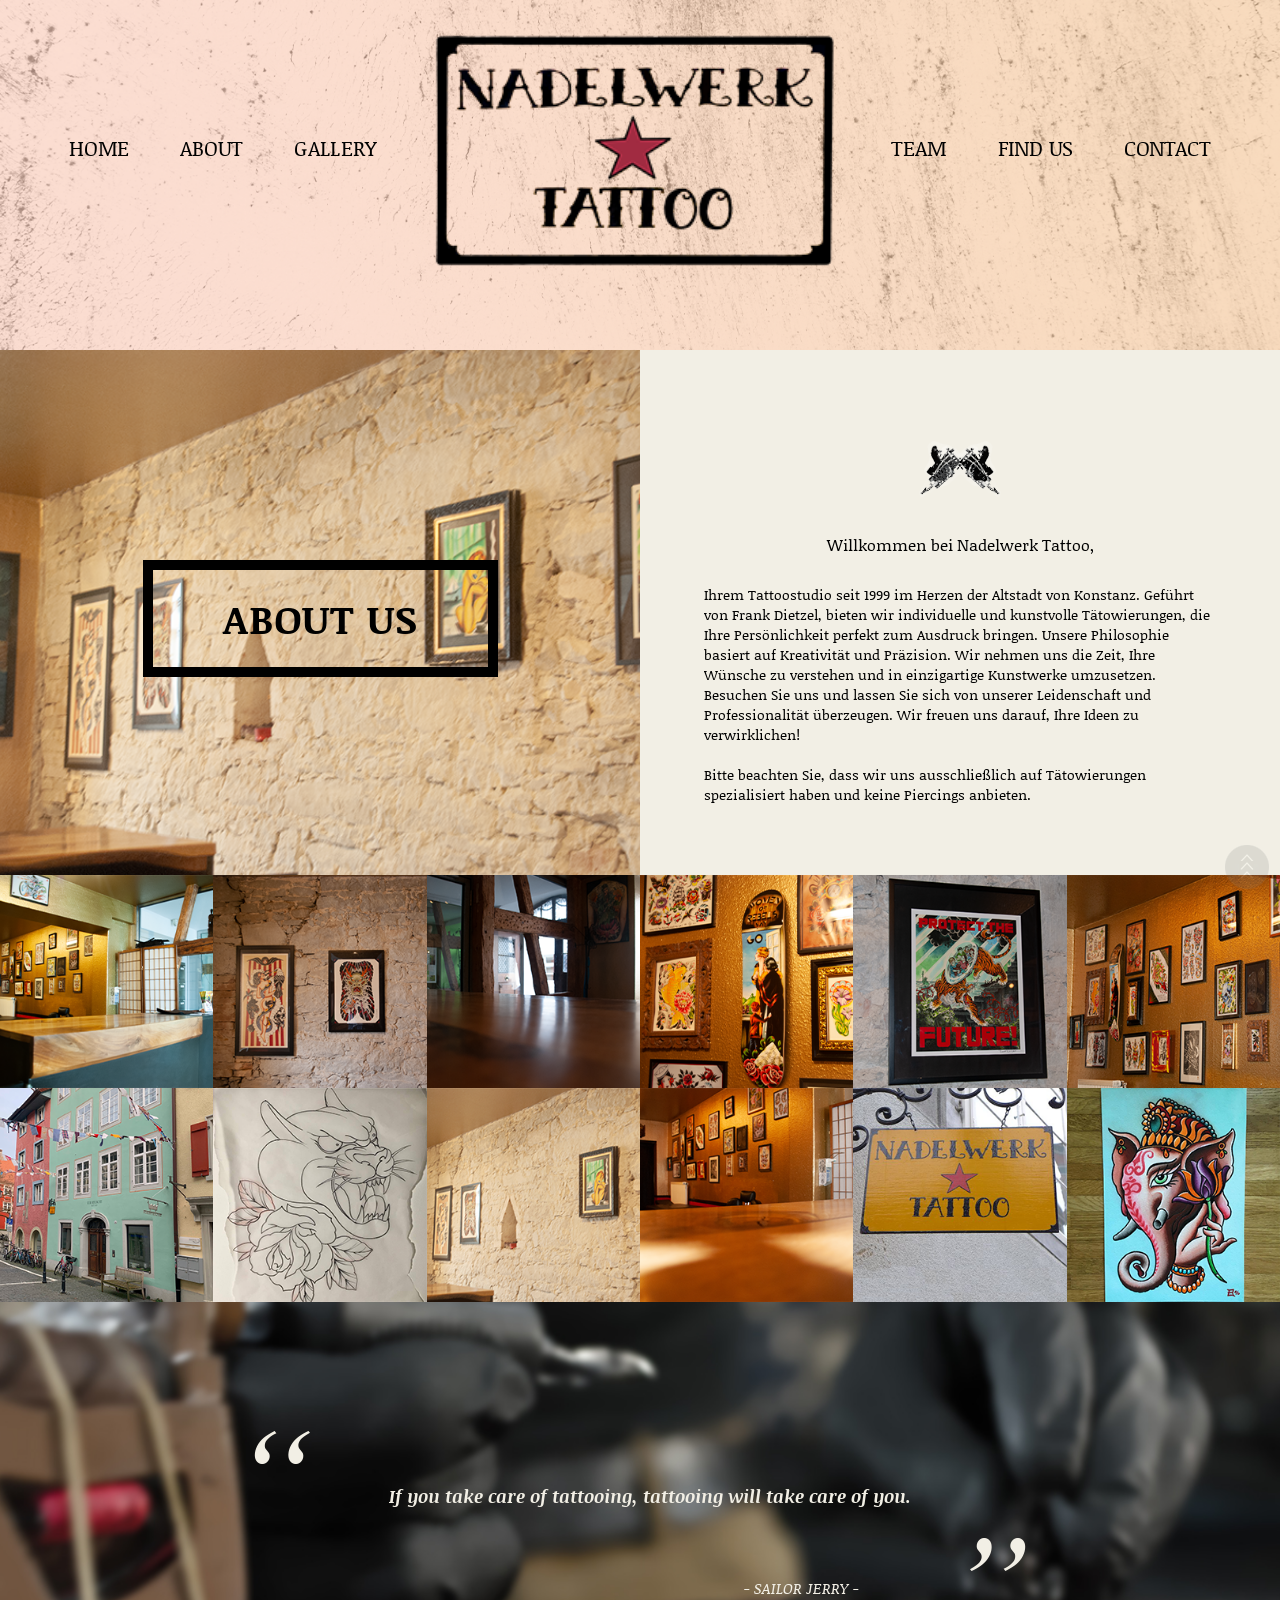
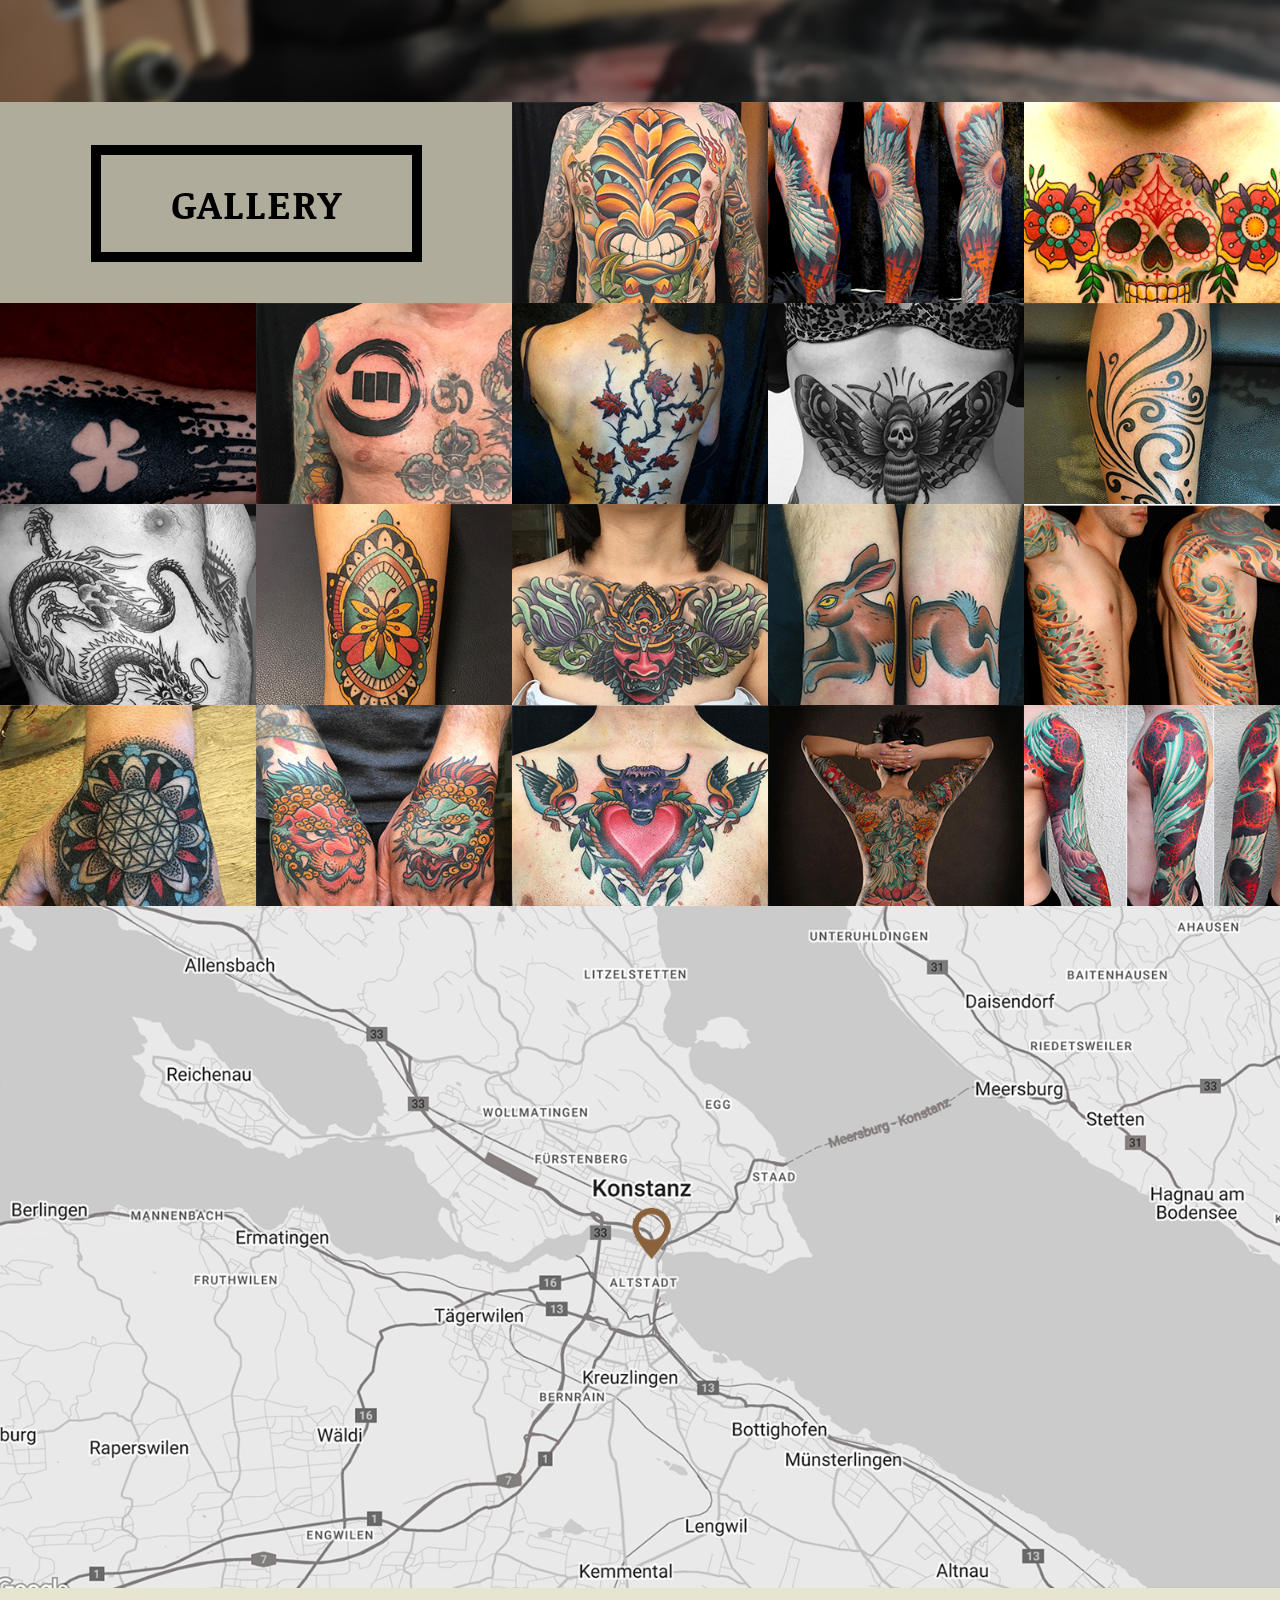
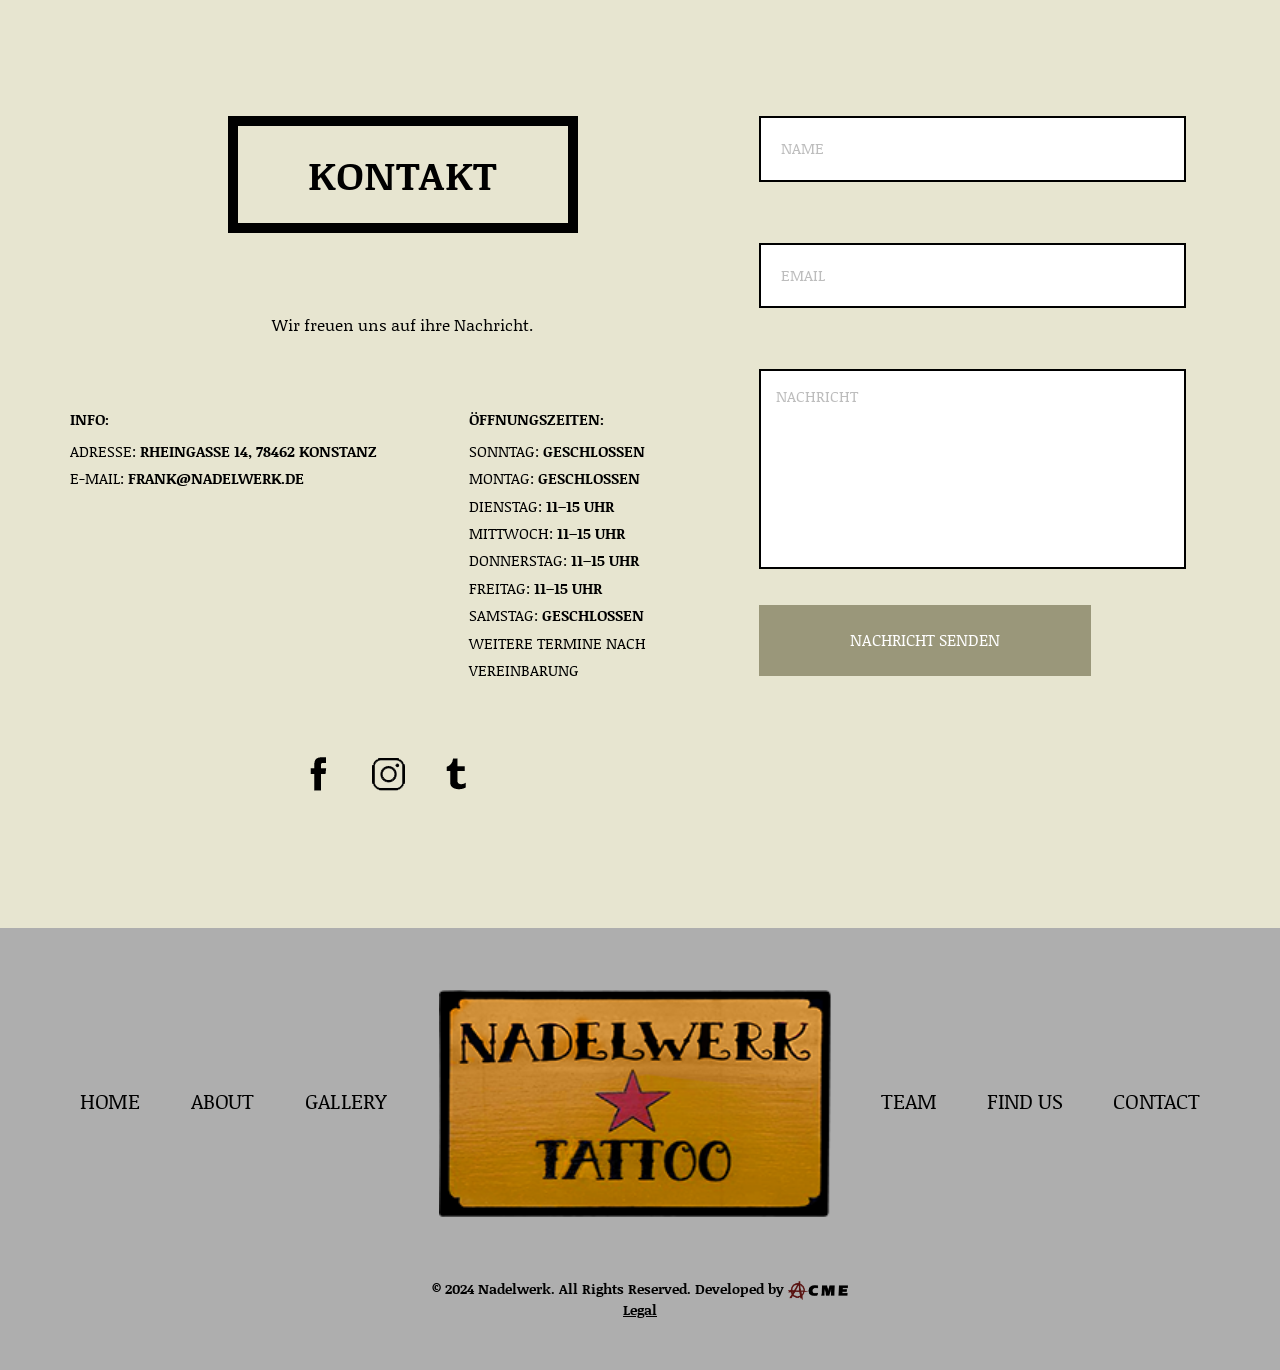
<file: index.html>
<!DOCTYPE HTML>
<html>
		<head>
		
		    <meta charset="utf-8">
			<meta http-equiv="X-UA-Compatible" content="IE=edge">
			<meta name="viewport" content="width=device-width, initial-scale=1.0, maximum-scale=1.0, user-scalable=no">
			
			<!-- Title -->
			<title>Nadelwerk - Tattoo Studio in Konstanz | Tattoo Nadelwerk</title>
			<meta name="description" content="Nadelwerk is a professional tattoo studio located in Konstanz, offering high-quality tattoos and exceptional customer service since 1999.">
			<meta property="og:url" content="https://Nadelwerk.de">
			<!-- Favicon and Apple Touch Icon -->
			<link rel="apple-touch-icon" sizes="180x180" href="/Icons/apple-touch-icon.png">
			<link rel="icon" type="image/png" sizes="32x32" href="/Icons/favicon-32x32.png">
			<link rel="icon" type="image/png" sizes="16x16" href="/Icons/favicon-16x16.png">
			<link rel="manifest" href="/Icons/site.webmanifest">

			<!-- Bootstrap & Font-Awesome CSS -->
			<link rel="stylesheet" href="css/bootstrap.min.css" type='text/css'>
			<link rel="stylesheet" href="css/font-awesome.min.css" type='text/css'>
			
			<!-- Custom CSS -->
			<link rel="stylesheet" href="css/style.css" type='text/css'>
			<link rel="stylesheet" href="css/prettyPhoto.css" type='text/css'>
			<link rel="stylesheet" href="css/responsive.css" type='text/css'>
			
			<!-- Animation CSS -->
			<link href="css/animate.css" rel="stylesheet" type="text/css" media="all">
			
			<!-- Google Webfont -->
			<link href='http://fonts.googleapis.com/css?family=Noticia+Text:400,700' rel="stylesheet" type='text/css'>
			
			<!-- js files & script -->
			<script type="text/javascript" src="js/jquery-1.11.1.min.js"></script>
			<script type="text/javascript" src="js/hover_pack.js"></script>
			<script type="text/javascript">
								jQuery(document).ready(function($) {
									$(".scroll").click(function(event){		
										event.preventDefault();
										$('html,body').animate({scrollTop:$(this.hash).offset().top},1000);
									});
								});
			</script>
			<script type="text/javascript" src="js/move-top.js"></script>
			<script type="text/javascript" src="js/easing.js"></script>
			<script type="text/javascript" src="js/modernizr.js"></script>
			<script type="text/javascript" src="js/retina.js"></script>
			<script type="text/javascript" src="js/jquery.prettyPhoto.js"></script>
			<script type="text/javascript" src="js/wow.min.js"></script>
			<script>
				 new WOW().init();
			</script>
			<script>
document.addEventListener("DOMContentLoaded", function() {
    history.pushState(null, '', 'https://nadelwerk.de');
});

document.addEventListener("DOMContentLoaded", function() {
    history.pushState(null, '', 'https://nadelwerk.de');
});

			</script>
		</head>
		<body>
		
            <header id="header"> <!-- Header Part -->
			
			<!-- this is dummy heading for W3-Validation approval you can remove it if you want -->
			<h2 class="w3-validation">For W3 Validation</h2>
			<!-- this is dummy heading for W3-Validation approval you can remove it if you want -->
			
					<div class="header">
						<div class="container">
								<!-- start-top-nav -->
								<div class="top-nav">
									<div class="top-header">
										<div class="responsive-logo">
										   <a href="index.html"><img src="images/logo(transparent small).png" alt="Nadelwerk Tattoo Studio Logo"/></a>
										</div>
									</div>
									<nav class="nav">
										<a id="menu-toggle" class="anchor-link" href="#"><img src="images/nav.png" alt="" /></a>
										<ul class="nav-list" id="menu">
											<li><a href="#">Home</a></li>
											<li><a href="#about" class="scroll">About</a></li>
											<li><a href="#gallery" class="scroll">Gallery</a></li>
											<!-- logo -->
											 <li class="logo"><a href="index.html"><img src="images/logo(transparent small).png" alt="Nadelwerk Tattoo Studio Logo"/></a></li>
											<!-- logo -->
											<li><a href="#faq" class="scroll">Team</a></li>
											<li><a href="#map-section" class="scroll">Find Us</a></li>
											<li><a href="#contact" class="scroll">Contact</a></li>
										</ul>
									</nav>
									<script type="text/javascript">
										  $(document).ready(function() {
										
											$('#menu-toggle').click(function () {
											  $('#menu').toggleClass('open');
											  e.preventDefault();
											});
											
										});
									</script>
								</div>
							<!-- End-top-nav -->
						</div>
						<!-- <div class="pic-container">
							<img src="images/banner_0003_rabbit.png" class="header-image" alt="left" id="left"/>
							<img src="images/banner_0000_snake.png" class="header-image" alt="middle" id="middle"/>
							<img src="images/banner_0005_ass.png" class="header-image" alt="right" id="right"/>
						</div> -->
					</div>
			</header>
			
            <section id="about-section"> <!-- About Section -->
			
			<!-- this is dummy heading for W3-Validation approval you can remove it if you want -->
			<h2 class="w3-validation">For W3 Validation</h2>
			<!-- this is dummy heading for W3-Validation approval you can remove it if you want -->
			
					<div class="container-fluid">  
						<div class="row" id="about">
							<div class="col-md-6 about_left">
							     <a href="#" class="button-one about_btn button-type-one button-box">About Us</a>
							</div>
							<div class="col-md-6 about_right wow fadeInUp" data-wow-delay="0.0s">
								  <div class="about_text">
										<img src="images/tatto.png" class="img-responsive" alt=""/>
										<h3>Willkommen bei Nadelwerk Tattoo,</h3>
										<p>Ihrem Tattoostudio seit 1999 im Herzen der Altstadt von Konstanz. Geführt von Frank Dietzel, bieten wir individuelle und kunstvolle Tätowierungen, die Ihre Persönlichkeit perfekt zum Ausdruck bringen.

											Unsere Philosophie basiert auf Kreativität und Präzision. Wir nehmen uns die Zeit, Ihre Wünsche zu verstehen und in einzigartige Kunstwerke umzusetzen.
											
											Besuchen Sie uns und lassen Sie sich von unserer Leidenschaft und Professionalität überzeugen. Wir freuen uns darauf, Ihre Ideen zu verwirklichen! <br><br> Bitte beachten Sie, dass wir uns ausschließlich auf Tätowierungen spezialisiert haben und keine Piercings anbieten. </p>
								  </div>
							</div>
						</div> 
					 
					</div>  
            </section>

            <section id="gallery-one-image-section"> <!-- About Gallery Part -->
			
			<!-- this is dummy heading for W3-Validation approval you can remove it if you want -->
			<h2 class="w3-validation">For W3 Validation</h2>
			<!-- this is dummy heading for W3-Validation approval you can remove it if you want -->
			
					<div class="container-fluid">
					    <div class="row">
						    <div class="gallery-one-top wow fadeInLeft" data-wow-delay="0.0s">
								<ul class="about_gallery">
									<li>
										<div class="b-link-stripe b-animate-go thickbox"> <!-- Gallery one image no : 1 -->
												<img src="images/gallery-one-img1.jpg" class="gallery-one-image img-responsive" alt=""/> 
												<div class="b-wrapper">
														<div class="b-animate b-from-left b-delay03 ">
															<a href="images/about-gallery/1.jpg" rel="prettyPhoto[pp_gal]">
																<button class="zooming about-zooming md-trigger">
																		<img src="images/zoom.png" alt=""/>
																</button>
															</a>												
															<ul class="popup_links popup-links-button">

															</ul>
														</div>
												</div>
										</div>
									</li>
									<li>
										<div class="b-link-stripe b-animate-go thickbox"> <!-- Gallery one image no : 2 -->
												<img src="images/gallery-one-img2.jpg" class="gallery-one-image img-responsive" alt=""/>
												<div class="b-wrapper">
														<div class="b-animate b-from-left b-delay03 ">
															<a href="images/about-gallery/2.jpg" rel="prettyPhoto[pp_gal]">
																<button class="zooming about-zooming md-trigger">
																		<img src="images/zoom.png" alt=""/>
																</button>
															</a>
															<ul class="popup_links popup-links-button">

															</ul>
														</div>
												</div>
										</div>
									</li>
									<li>
										<div class="b-link-stripe b-animate-go thickbox"> <!-- Gallery one image no : 3 -->
												<img src="images/gallery-one-img3.jpg" class="gallery-one-image img-responsive" alt=""/> 
												<div class="b-wrapper">
														<div class="b-animate b-from-left b-delay03 ">
														    <a href="images/about-gallery/3.jpg" rel="prettyPhoto[pp_gal]">
																<button class="zooming about-zooming md-trigger">
																		<img src="images/zoom.png" alt=""/>
																</button>
															</a>
															<ul class="popup_links popup-links-button">

															</ul>
														</div>
												</div>
										</div>
									</li>
									<li>
										<div class="b-link-stripe b-animate-go thickbox"> <!-- Gallery one image no : 4 -->
												<img src="images/gallery-one-img4.jpg" class="gallery-one-image img-responsive" alt=""/>
												<div class="b-wrapper">
														<div class="b-animate b-from-left b-delay03 ">
															<a href="images/about-gallery/4.jpg" rel="prettyPhoto[pp_gal]">
																<button class="zooming about-zooming md-trigger">
																		<img src="images/zoom.png" alt=""/>
																</button>
															</a>
															<ul class="popup_links popup-links-button">

															</ul>
														</div>
												</div>
										</div>
									</li>
									<li>
										<div class="b-link-stripe b-animate-go thickbox"> <!-- Gallery one image no : 5 -->
												<img src="images/gallery-one-img5.jpg" class="gallery-one-image img-responsive" alt=""/>
												<div class="b-wrapper">
														<div class="b-animate b-from-left b-delay03 ">
															<a href="images/about-gallery/5.jpg" rel="prettyPhoto[pp_gal]">
																<button class="zooming md-trigger">
																		<img src="images/zoom.png" alt=""/>
																</button>
															</a>
															<ul class="popup_links popup-links-button">

															</ul>
														</div>
												</div>
										</div>
									</li>
									<li>
										<div class="b-link-stripe b-animate-go thickbox"> <!-- Gallery one image no : 6 -->
												<img src="images/gallery-one-img6.jpg" class="gallery-one-image img-responsive" alt=""/> 
												<div class="b-wrapper">
														<div class="b-animate b-from-left b-delay03 ">
															<a href="images/about-gallery/6.jpg" rel="prettyPhoto[pp_gal]">
																<button class="zooming about-zooming md-trigger">
																		<img src="images/zoom.png" alt=""/>
																</button>
															</a>
															<ul class="popup_links popup-links-button">

															</ul>
														</div>
												</div>
										</div>
									</li>
								</ul>
								<div class="clearfix"></div>
							</div>
						</div>
						<div class="row">
							<div class="gallery-one-bottom">
								<ul class="about_gallery wow fadeInRight" data-wow-delay="0.3s">
									<li>
										<div class="b-link-stripe b-animate-go thickbox"> <!-- Gallery one image no : 7 -->
												<img src="images/gallery-one-img7.jpg" class="gallery-one-image img-responsive" alt=""/>
												<div class="b-wrapper">
														<div class="b-animate b-from-left b-delay03 ">
														<a href="images/about-gallery/7.jpg" rel="prettyPhoto[pp_gal]">
															<button class="zooming about-zooming md-trigger">
																	<img src="images/zoom.png" alt=""/>
															</button>
														</a>
															<ul class="popup_links popup-links-button">
															</ul>
														</div>
												</div>
										</div>
									</li>
									<li>
										<div class="b-link-stripe b-animate-go thickbox"> <!-- Gallery one image no : 8 -->
												<img src="images/gallery-one-img8.jpg" class="gallery-one-image img-responsive" alt=""/>
												<div class="b-wrapper">
														<div class="b-animate b-from-left b-delay03 ">
															<a href="images/about-gallery/8.jpg" rel="prettyPhoto[pp_gal]">
																<button class="zooming about-zooming md-trigger">
																		<img src="images/zoom.png" alt=""/>
																</button>
															</a>
															<ul class="popup_links popup-links-button">
															</ul>
														</div>
												</div>
										</div>
									</li>
									<li>
										<div class="b-link-stripe b-animate-go thickbox"> <!-- Gallery one image no : 9 -->
												<img src="images/gallery-one-img9.jpg" class="gallery-one-image img-responsive" alt=""/>
												<div class="b-wrapper">
														<div class="b-animate b-from-left b-delay03 ">
															<a href="images/about-gallery/9.jpg" rel="prettyPhoto[pp_gal]">
																<button class="zooming about-zooming md-trigger">
																		<img src="images/zoom.png" alt=""/>
																</button>
															</a>
															<ul class="popup_links popup-links-button">

															</ul>
														</div>
												</div>
										</div>
									</li>
									<li>
										<div class="b-link-stripe b-animate-go thickbox"> <!-- Gallery one image no : 10 -->
												<img src="images/gallery-one-img10.jpg" class="gallery-one-image img-responsive" alt=""/>
												<div class="b-wrapper">
														<div class="b-animate b-from-left b-delay03 ">
															<a href="images/about-gallery/10.jpg" rel="prettyPhoto[pp_gal]">
																<button class="zooming about-zooming md-trigger">
																		<img src="images/zoom.png" alt=""/>
																</button>
															</a>
															<ul class="popup_links popup-links-button">

															</ul>
														</div>
												</div>
										</div>
									</li>
									<li>
										<div class="b-link-stripe b-animate-go thickbox"> <!-- Gallery one image no : 11 -->
												<img src="images/gallery-one-img11.jpg" class="gallery-one-image img-responsive" alt=""/>
												<div class="b-wrapper">
														<div class="b-animate b-from-left b-delay03 ">
														<a href="images/about-gallery/11.jpg" rel="prettyPhoto[pp_gal]">
															<button class="zooming about-zooming md-trigger">
																	<img src="images/zoom.png" alt=""/>
															</button>
														</a>
															<ul class="popup_links popup-links-button">

															</ul>
														</div>
												</div>
										</div>
									</li>
									<li>
										<div class="b-link-stripe b-animate-go thickbox"> <!-- Gallery one image no : 12 -->
												<img src="images/gallery-one-img12.jpg" class="gallery-one-image img-responsive" alt=""/>
												<div class="b-wrapper">
														<div class="b-animate b-from-left b-delay03 ">
															<a href="images/about-gallery/12.jpg" rel="prettyPhoto[pp_gal]">
																<button class="zooming about-zooming md-trigger">
																		<img src="images/zoom.png" alt=""/>
																</button>
															</a>
															<ul class="popup_links popup-links-button">

															</ul>
														</div>
												</div>
										</div>
									</li>
								</ul>
								<div class="clearfix"></div>
							</div>
						</div>	
					</div>
            </section>
			
			<section id="testimonial-section"> <!-- Testimonial Section -->
			
			<!-- this is dummy heading for W3-Validation approval you can remove it if you want -->
			<h2 class="w3-validation">For W3 Validation</h2>
			<!-- this is dummy heading for W3-Validation approval you can remove it if you want -->
			
					 <div class="testimonial wow bounceIn" data-wow-delay="0.0s" id="faq">
							<div class="container">
									<div class="row">
									    <div class="test_wrap">
											<p><span class="quotes"></span>If you take care of tattooing, tattooing will take care of you.<span class="quotes-down"></span></p>
											<h4>- Sailor Jerry -</h4>
											<div class="clearfix"> </div>
									    </div>
									</div>
							</div>
                     </div>
			</section>
			
<!-- 			<section id="team-section"> 
			

			<h2 class="w3-validation">For W3 Validation</h2>

			
				<div class="container-fluid">
					<div class="row">
					    <div class="team">
							<div class='team_div'>
								    <div class="col-md-4 team-grid-1 wow fadeInLeft" data-wow-delay="0.3s">
									    <a href="#" class="button-one team_btn button-type-one button-box">Team</a>
								    </div>
							        <div class="col-md-4 team-grid-2 wow fadeInUp"  data-wow-delay="0.0s"> </div>
									<div class="col-md-4 team-grid-3 wow fadeInRight" data-wow-delay="0.3s">
											<h3>Frank Dietzel</h3>
											<p>Frank Dietzel ist der kreative Kopf und Gründer von Nadelwerk Tattoo im Herzen der Altstadt von Konstanz. Mit über 15 Jahren Erfahrung in der Tattoo-Branche hat er sich einen Namen gemacht, der für künstlerische Präzision und innovative Designs steht.

												Seine Reise in die Welt der Tätowierungen begann aus einer tiefen Leidenschaft für Kunst und den Wunsch, individuelle Geschichten durch Körperkunst zum Leben zu erwecken. Frank ist bekannt für seine Fähigkeit, die einzigartigen Vorstellungen seiner Kunden zu verstehen und in maßgeschneiderte Tätowierungen umzusetzen, die sowohl ästhetisch ansprechend als auch persönlich bedeutsam sind.</p>
											 <ul class="social">
												<li><a href="https://www.facebook.com/NadelwerkTattooKonstanz"><i class="fb"></i></a></li>
												<li><a href="https://www.instagram.com/NadelwerkTattooKonstanz"><i class="tw"></i></a></li>
												<li><a href="http://nadelwerk.tumblr.com/"><i class="tumb"></i></a></li>
											</ul> 
									</div>
						            <div class="clearfix"> </div>
						    </div>
						</div>
					</div>
					<div class="row">
					    <div class="team">
							<div class='team_div'>
							        <div class="col-md-4 team-grid-4 team_grid3 wow fadeInRight" data-wow-delay="0.3s">
							        </div>
								    <div class="col-md-4 team-grid-5 team_grid1 wow fadeInLeft" data-wow-delay="0.3s">
									    <h3>Gasttätowierer</h3> 
									    <p>Bei Nadelwerk Tattoo freuen wir uns, regelmäßig talentierte Gasttätowierer aus der ganzen Welt begrüßen zu dürfen. Diese Künstler bringen frische Perspektiven und einzigartige Stile mit, die unser Angebot bereichern und unseren Kunden eine breite Vielfalt an Tattoo-Kunst ermöglichen.

											Wenn Sie Interesse an einem Tattoo von einem unserer Gasttätowierer haben, oder bei uns als solcher tätig werden wollen können Sie uns gerne per E-Mail unter frank@nadelwerk.de kontaktieren. Wir informieren Sie gerne über kommende Gastaufenthalte und helfen Ihnen bei der Terminvereinbarung. Verpassen Sie nicht die Gelegenheit, sich von internationalen Künstlern tätowieren zu lassen und einzigartige Kunstwerke zu erhalten.</p>
										<ul class="social">
											<li><a href=""> <i class="fb"> </i> </a></li>
											<li><a href=""><i class="tw"> </i> </a></li>
											<li><a href=""><i class="tumb"> </i> </a></li>
											<li><a href=""><i class="linked"> </i> </a></li>
											<li><a href=""><i class="pinterest"> </i> </a></li>
											<li><a href=""><i class="google"> </i> </a></li>
										</ul> 
									    <label class="arrow-icon1  arrow-icon1-r"> </label>
								    </div>
								    <div class="col-md-4 newsletter_grid team-grid-6 wow fadeInUp"  data-wow-delay="0.0s">
									    <h3>Newsletter</h3>
									    <p>Join thousands of other people subscribe to our news</p>
										<div class="newsletter-div">
										    <form class="newsletter">
											    <input type="text" placeholder="Insert Email" >
											    <input type="submit" value="Submit">
										    </form>
										</div>
									</div>
								<div class="clearfix"> </div>
							</div>
                        </div>
					</div> 
				</div>
			</section> -->
			
<!-- 			<section id="twitter-section"> 
			

			<h2 class="w3-validation">For W3 Validation</h2>

			
			        <div class="twitter-div wow bounceInUp"  data-wow-delay="0.0s" id="find">
						<div class="container">
							<div class="row">
							    <i class="tw_icon"> </i>
								<p>RT @collis: who tweets anyway</p>
							</div>
						</div>
                    </div>
			</section> -->
			
			<section id="gallery-two-image-section"> <!-- Gallery Two Section -->
			
			<!-- this is dummy heading for W3-Validation approval you can remove it if you want -->
			<h2 class="w3-validation">For W3 Validation</h2>
			<!-- this is dummy heading for W3-Validation approval you can remove it if you want -->
			
				<div class="container-fluidgallery wow fadeInDown" data-wow-delay="0.0s" id="gallery">
					        <div class="row">
								    <div class="gallery-title">
									    <a href="#" class="button-one gallery_btn button-type-one button-box">Gallery</a>
								    </div>
									<div class="gallery-two-row-one">
											<ul class="gallery-grid-one gallery-grid-box">
												<li>
													<div class="b-link-stripe b-animate-go thickbox"> <!-- Gallery image no : 1 -->
															<img src="images/gallery-two-img1.jpg" class="gallery-two-image img-responsive" alt=""/>
														<div class="b-wrapper">
																<div class="b-animate b-from-left b-delay03 ">
																	<a href="images/photo-gallery/image-1.jpg" rel="prettyPhoto[pp_gal]">
																		<button class="zooming md-trigger">
																			<img src="images/zoom.png" alt=""/>
																		</button>
																	</a>
																	<ul class="popup_links gallery-two-popup-links">

																	</ul>
																</div>
														</div>
													</div>
												</li>
												<li>
													<div class="b-link-stripe b-animate-go thickbox"> <!-- Gallery image no : 2 -->
															<img src="images/gallery-two-img2.jpg" class="gallery-two-image img-responsive" alt=""/>
														<div class="b-wrapper">
																<div class="b-animate b-from-left b-delay03 ">
																	<a href="images/photo-gallery/image-2.jpg" rel="prettyPhoto[pp_gal]">
																		<button class="zooming md-trigger">
																				<img src="images/zoom.png" alt=""/>
																		</button>
																	</a>
																	<ul class="popup_links gallery-two-popup-links">

																	</ul>
																</div>
														</div>
													</div>
												</li>
												<li>
													<div class="b-link-stripe b-animate-go thickbox"> <!-- Gallery image no : 3 -->
															<img src="images/gallery-two-img3.jpg" class="gallery-two-image img-responsive" alt=""/>
														<div class="b-wrapper">
																<div class="b-animate b-from-left b-delay03 ">
																	<a href="images/photo-gallery/image-3.jpg" rel="prettyPhoto[pp_gal]">
																		<button class="zooming md-trigger">
																				<img src="images/zoom.png" alt=""/>
																		</button>
																	</a>
																	<ul class="popup_links gallery-two-popup-links">

																	</ul>
																</div>
														</div>
													</div>
												</li>											
												
											</ul>
											<div class="clearfix"></div>
									</div>
							</div>
							<div class="row">
							    <div class="col-md-12">
								    <div class="gallery-two-row-two wow fadeInLeft">
									    <ul class="gallery-grid-two gallery-grid-box">
										    <li>
												<div class="b-link-stripe b-animate-go thickbox"> <!-- Gallery image no : 4 -->
													    <img src="images/gallery-two-img4.jpg" class="gallery-two-image img-responsive" alt=""/>
														<div class="b-wrapper">
															<div class="b-animate b-from-left b-delay03 ">
																	<a href="images/photo-gallery/image-4.jpg" rel="prettyPhoto[pp_gal]">
																		<button class="zooming md-trigger">
																				<img src="images/zoom.png" alt=""/>
																		</button>
																	</a>
																<ul class="popup_links gallery-two-popup-links">

																</ul>
															</div>
														</div>
												</div>
										    </li>
											<li>
												<div class="b-link-stripe b-animate-go thickbox"> <!-- Gallery image no : 5 -->
													    <img src="images/gallery-two-img5.jpg" class="gallery-two-image img-responsive" alt=""/>
														<div class="b-wrapper">
															<div class="b-animate b-from-left b-delay03 ">
																	<a href="images/photo-gallery/image-5.jpg" rel="prettyPhoto[pp_gal]">
																		<button class="zooming md-trigger">
																				<img src="images/zoom.png" alt=""/>
																		</button>
																	</a>
																<ul class="popup_links gallery-two-popup-links">

																</ul>
															</div>
														</div>
												</div>
										    </li>
											<li>
												<div class="b-link-stripe b-animate-go thickbox"> <!-- Gallery image no : 6 -->
													    <img src="images/gallery-two-img6.jpg" class="gallery-two-image img-responsive" alt=""/>
														<div class="b-wrapper">
															<div class="b-animate b-from-left b-delay03 ">
																	<a href="images/photo-gallery/image-6.jpg" rel="prettyPhoto[pp_gal]">
																		<button class="zooming md-trigger">
																				<img src="images/zoom.png" alt=""/>
																		</button>
																	</a>
																<ul class="popup_links gallery-two-popup-links">

																</ul>
															</div>
														</div>
												</div>
										    </li>
											<li>
												<div class="b-link-stripe b-animate-go thickbox"> <!-- Gallery image no : 7 -->
													    <img src="images/gallery-two-img7.jpg" class="gallery-two-image img-responsive" alt=""/>
														<div class="b-wrapper">
															<div class="b-animate b-from-left b-delay03 ">
																<a href="images/photo-gallery/image-7.jpg" rel="prettyPhoto[pp_gal]">
																	<button class="zooming md-trigger">
																			<img src="images/zoom.png" alt=""/>
																	</button>
																</a>
																<ul class="popup_links gallery-two-popup-links">

																</ul>
															</div>
														</div>
												</div>
										    </li>
											<li>
												<div class="b-link-stripe b-animate-go thickbox"> <!-- Gallery image no : 8 -->
													    <img src="images/gallery-two-img8.jpg" class="gallery-two-image img-responsive" alt=""/>
														<div class="b-wrapper">
															<div class="b-animate b-from-left b-delay03 ">
																<a href="images/photo-gallery/image-8.jpg" rel="prettyPhoto[pp_gal]">
																	<button class="zooming md-trigger">
																			<img src="images/zoom.png" alt=""/>
																	</button>
																</a>
																<ul class="popup_links gallery-two-popup-links">

																</ul>
															</div>
														</div>
												</div>
										    </li>
											
											<!-- Only For Mobile -->
											<li class="mobile-display-on">
												<div class="b-link-stripe b-animate-go thickbox"> <!-- Gallery image no : 9 -->
													    <img src="images/gallery-two-img9.jpg" class="gallery-two-image img-responsive" alt=""/>
														<div class="b-wrapper">
															<div class="b-animate b-from-left b-delay03 ">
																<a href="images/photo-gallery/image-9.jpg" rel="prettyPhoto[pp_gal]">
																	<button class="zooming md-trigger">
																			<img src="images/zoom.png" alt=""/>
																	</button>
																</a>
																<ul class="popup_links gallery-two-popup-links">

																</ul>
															</div>
														</div>
												</div>
										    </li>
											<!-- Only For Mobile -->
											
										</ul>
										<div class="clearfix"></div>
									</div>
								</div>
							</div>
							<div class="row">
								<div class="col-md-12">
									<div class="gallery-two-row-three wow fadeInRight">
									    <ul class="gallery-grid-three gallery-grid-box">
										    <li class="mobile-display-off">
												<div class="b-link-stripe b-animate-go thickbox"> <!-- Gallery image no : 9 -->
													    <img src="images/gallery-two-img9.jpg" class="gallery-two-image img-responsive" alt=""/>
														<div class="b-wrapper">
															<div class="b-animate b-from-left b-delay03 ">
																<a href="images/photo-gallery/image-9.jpg" rel="prettyPhoto[pp_gal]">
																	<button class="zooming md-trigger">
																			<img src="images/zoom.png" alt=""/>
																	</button>
																</a>
																<ul class="popup_links gallery-two-popup-links">

																</ul>
															</div>
														</div>
												</div>
										    </li>
											<li>
												<div class="b-link-stripe b-animate-go thickbox"> <!-- Gallery image no : 10 -->
													    <img src="images/gallery-two-img10.jpg" class="gallery-two-image img-responsive" alt=""/>
														<div class="b-wrapper">
															<div class="b-animate b-from-left b-delay03 ">
															<a href="images/photo-gallery/image-10.jpg" rel="prettyPhoto[pp_gal]">
															    <button class="zooming md-trigger">
																        <img src="images/zoom.png" alt=""/>
																</button>
															</a>
																<ul class="popup_links gallery-two-popup-links">

																</ul>
															</div>
														</div>
												</div>
										    </li>
											<li>
												<div class="b-link-stripe b-animate-go thickbox"> <!-- Gallery image no : 11 -->
													    <img src="images/gallery-two-img11.jpg" class="gallery-two-image img-responsive" alt=""/>
														<div class="b-wrapper">
															<div class="b-animate b-from-left b-delay03 ">
																<a href="images/photo-gallery/image-11.jpg" rel="prettyPhoto[pp_gal]">
																	<button class="zooming md-trigger">
																			<img src="images/zoom.png" alt=""/>
																	</button>
																</a>
																<ul class="popup_links gallery-two-popup-links">

																</ul>
															</div>
														</div>
												</div>
										    </li>
											<li>
												<div class="b-link-stripe b-animate-go thickbox"> <!-- Gallery image no : 12 -->
													    <img src="images/gallery-two-img12.jpg" class="gallery-two-image img-responsive" alt=""/>
														<div class="b-wrapper">
															<div class="b-animate b-from-left b-delay03 ">
																<a href="images/photo-gallery/image-12.jpg" rel="prettyPhoto[pp_gal]">
																	<button class="zooming md-trigger">
																			<img src="images/zoom.png" alt=""/>
																	</button>
																</a>
																<ul class="popup_links gallery-two-popup-links">

																</ul>
															</div>
														</div>
												</div>
										    </li>
											<li>
												<div class="b-link-stripe b-animate-go thickbox"> <!-- Gallery image no : 13 -->
													    <img src="images/gallery-two-img13.jpg" class="gallery-two-image img-responsive" alt=""/>
														<div class="b-wrapper">
															<div class="b-animate b-from-left b-delay03 ">
																<a href="images/photo-gallery/image-13.jpg" rel="prettyPhoto[pp_gal]">
																	<button class="zooming md-trigger">
																			<img src="images/zoom.png" alt=""/>
																	</button>
																</a>
																<ul class="popup_links gallery-two-popup-links">

																</ul>
															</div>
														</div>
												</div>
										    </li>
											
											<!-- Only For Mobile -->
											<li class="mobile-display-on">
												<div class="b-link-stripe b-animate-go thickbox"> <!-- Gallery image no : 14 -->
													    <img src="images/gallery-two-img14.jpg" class="gallery-two-image img-responsive" alt=""/>
														<div class="b-wrapper">
															<div class="b-animate b-from-left b-delay03 ">
																<a href="images/photo-gallery/image-14.jpg" rel="prettyPhoto[pp_gal]">
																	<button class="zooming md-trigger">
																			<img src="images/zoom.png" alt=""/>
																	</button>
																</a>
																<ul class="popup_links gallery-two-popup-links">

																</ul>
															</div>
														</div>
												</div>
										    </li>
											<li class="mobile-display-on">
												<div class="b-link-stripe b-animate-go thickbox"> <!-- Gallery image no : 15 -->
													    <img src="images/gallery-two-img15.jpg" class="gallery-two-image img-responsive" alt=""/>
														<div class="b-wrapper">
															<div class="b-animate b-from-left b-delay03 ">
																<a href="images/photo-gallery/image-15.jpg" rel="prettyPhoto[pp_gal]">
																	<button class="zooming md-trigger">
																			<img src="images/zoom.png" alt=""/>
																	</button>
																</a>
																<ul class="popup_links gallery-two-popup-links">

																</ul>
															</div>
														</div>
												</div>
										    </li>
											<!-- Only For Mobile -->
											
										</ul>
										 <div class="clearfix"></div>
									</div>
								</div>
							</div>
							<div class="row">
								<div class="col-md-12">
									<div class="gallery-two-row-four wow fadeInUp">
									    <ul class="gallery-grid-four gallery-grid-box">
										    <li class="mobile-display-off">
												<div class="b-link-stripe b-animate-go thickbox"> <!-- Gallery image no : 14 -->
													    <img src="images/gallery-two-img14.jpg" class="gallery-two-image img-responsive" alt=""/>
														<div class="b-wrapper">
															<div class="b-animate b-from-left b-delay03 ">
																<a href="images/photo-gallery/image-14.jpg" rel="prettyPhoto[pp_gal]">
																	<button class="zooming md-trigger">
																			<img src="images/zoom.png" alt=""/>
																	</button>
																</a>
																<ul class="popup_links gallery-two-popup-links">

																</ul>
															</div>
														</div>
												</div>
										    </li>
											<li class="mobile-display-off">
												<div class="b-link-stripe b-animate-go thickbox"> <!-- Gallery image no : 15 -->
													    <img src="images/gallery-two-img15.jpg" class="gallery-two-image img-responsive" alt=""/>
														<div class="b-wrapper">
															<div class="b-animate b-from-left b-delay03 ">
																<a href="images/photo-gallery/image-15.jpg" rel="prettyPhoto[pp_gal]">
																	<button class="zooming md-trigger">
																			<img src="images/zoom.png" alt=""/>
																	</button>
																</a>
																<ul class="popup_links gallery-two-popup-links">

																</ul>
															</div>
														</div>
												</div>
										    </li>
											<li>
												<div class="b-link-stripe b-animate-go thickbox"> <!-- Gallery image no : 16 -->
													    <img src="images/gallery-two-img16.jpg" class="gallery-two-image img-responsive" alt=""/>
														<div class="b-wrapper">
															<div class="b-animate b-from-left b-delay03 ">
																<a href="images/photo-gallery/image-16.jpg" rel="prettyPhoto[pp_gal]">
																	<button class="zooming md-trigger">
																			<img src="images/zoom.png" alt=""/>
																	</button>
																</a>
																<ul class="popup_links gallery-two-popup-links">

																</ul>
															</div>
														</div>
												</div>
										    </li>
											<li>
												<div class="b-link-stripe b-animate-go thickbox"> <!-- Gallery image no : 17 -->
													    <img src="images/gallery-two-img17.jpg" class="gallery-two-image img-responsive" alt=""/>
														<div class="b-wrapper">
															<div class="b-animate b-from-left b-delay03 ">
																<a href="images/photo-gallery/image-17.jpg" rel="prettyPhoto[pp_gal]">
																	<button class="zooming md-trigger">
																			<img src="images/zoom.png" alt=""/>
																	</button>
																</a>
																<ul class="popup_links gallery-two-popup-links">

																</ul>
															</div>
														</div>
												</div>
										    </li>
											<li>
												<div class="b-link-stripe b-animate-go thickbox"> <!-- Gallery image no : 18 -->
													    <img src="images/gallery-two-img18.jpg" class="gallery-two-image img-responsive" alt=""/>
														<div class="b-wrapper">
															<div class="b-animate b-from-left b-delay03 ">
																<a href="images/photo-gallery/image-18.jpg" rel="prettyPhoto[pp_gal]">
																	<button class="zooming md-trigger">
																			<img src="images/zoom.png" alt=""/>
																	</button>
																</a>
																<ul class="popup_links gallery-two-popup-links">

																</ul>
															</div>
														</div>
												</div>
										    </li>
										</ul>
										<div class="clearfix"></div>
									</div>
								</div>
							</div>
							<div class="md-overlay"></div><!-- the overlay element -->
		
				</div>
			</section>

			<section id="map-section"> <!-- Map Section -->
			
				<!-- this is dummy heading for W3-Validation approval you can remove it if you want -->
				<h2 class="w3-validation">For W3 Validation</h2>
				<!-- this is dummy heading for W3-Validation approval you can remove it if you want -->
				
					<div class="container-fluid">
						<div class="row">
							<div class="map-div wow fadeInDown">
								<a href="https://www.google.de/maps/place/Nadelwerk+Tattoo/@47.6651829,9.175472,18z/data=!3m1!4b1!4m6!3m5!1s0x479af702ec72db75:0x674706fc8b3b4f6a!8m2!3d47.6651817!4d9.1763565!16s%2Fg%2F11dxd2jf0x?hl=de&entry=ttu"><img src="images/map1.png" alt="" /></a>
							</div>
						</div>
					</div>
				</section>
			
			<section id="contact-section"> <!-- Kontaktinfo Sektion-->
  
				<!-- dieser Dummy-Heading ist für W3-Validation Genehmigung, kann entfernt werden, falls nicht benötigt -->
				<h2 class="w3-validation">Für W3 Validation</h2>
				<!-- dieser Dummy-Heading ist für W3-Validation Genehmigung, kann entfernt werden, falls nicht benötigt -->
				
				<div class="contact" data-wow-delay="0.0s" id="contact">
				  <div class="container">
					<div class="col-md-7 contact-left wow fadeInLeft">
					  <a href="#" class="button-one contact_btn button-type-one button-box">Kontakt</a>
					  <h4>Wir freuen uns auf ihre Nachricht.</h4>
					  <div class="contact-info">
						<ul class="contact-list-one">
						  <li><h5>Info:</h5></li>
						  <li>Adresse: <span class="bold">Rheingasse 14, 78462 Konstanz</span></li>
						  <li>E-Mail: <span class="bold">frank@nadelwerk.de</span></li>
						</ul>
						<ul class="contact-list-two">
						  <li><h5>Öffnungszeiten:</h5></li>
						  <li>Sonntag: <span class="bold">Geschlossen</span></li>
						  <li>Montag: <span class="bold">Geschlossen</span></li>
						  <li>Dienstag: <span class="bold">11–15 Uhr</span></li>
						  <li>Mittwoch: <span class="bold">11–15 Uhr</span></li>
						  <li>Donnerstag: <span class="bold">11–15 Uhr</span></li>
						  <li>Freitag: <span class="bold">11–15 Uhr</span></li>
						  <li>Samstag: <span class="bold">Geschlossen</span></li>
						  <li>Weitere Termine nach Vereinbarung</li>
						</ul>
						<div class="clearfix"></div>
					  </div>
					  <ul class="contact-social">
						<li><a href="https://www.facebook.com/NadelwerkTattooKonstanz"><i class="fb"></i></a></li>
						<li><a href="https://www.instagram.com/NadelwerkTattooKonstanz"><i class="tw"></i></a></li>
						<li><a href="http://nadelwerk.tumblr.com/"><i class="tumb"></i></a></li>
					  </ul>
					</div>
					<div class="col-md-5 wow fadeInRight">
					  <div class="contact-form">
						<form method="post">
						  <input type="text" class="textbox" value="Name" onfocus="this.value = '';" onblur="if (this.value == '') {this.value = 'Name';}">
						  <input type="text" class="textbox" value="Email" onfocus="this.value = '';" onblur="if (this.value == '') {this.value = 'Email';}">
						  <textarea onfocus="this.value= '';" onblur="if (this.value == '') {this.value = 'Message';}">Nachricht</textarea>
						  <label class="button-two button-type-two"><input type="submit" value="Nachricht senden"></label>
						</form>
					  </div>
					</div>
				  </div>
				</div>
			  </section>
			
			<section id="footer-section"> <!-- Footer Section -->
			
			<!-- this is dummy heading for W3-Validation approval you can remove it if you want -->
			<h2 class="w3-validation">For W3 Validation</h2>
			<!-- this is dummy heading for W3-Validation approval you can remove it if you want -->
			
				<div class="container">
					<div class="row">
					    <nav class="footer-nav">
						    <ul class="nav-list wow fadeInDown" id="footer-menu">
							    <li><a href="#">Home</a></li>
								<li><a href="#about" class="scroll">About</a></li>
								<li><a href="#gallery" class="scroll">Gallery</a></li>
								<!-- logo -->
								<li class="logo"><a href="index.html"><img src="images/logo(colour small).png" alt=""/></a></li>
								<!-- logo -->
								<li><a href="#faq" class="scroll">Team</a></li>
								<li><a href="##map-section" class="scroll">Find Us</a></li>
								<li><a href="#contact" class="scroll">Contact</a></li>
							</ul>
						</nav>
						<p class="copyright wow fadeInUp">
							&copy; 2024 Nadelwerk. All Rights Reserved. Developed by 
							<a href="https://acme-prototypes.com/" class="acme-link">
								<img src="images/ACME (Small).png" alt="ACME" class="acme-logo" style="width: 60px;">
							</a>
							<br>
							<a href="#" id="legal-link" style="padding: 20px;">Legal</a>
						</p>					</div>
				</div>

				<div id="overlay" class="overlay">
					<div class="overlay-content">
						<h1>Impressum</h1>
						<p>
							Haftung für Inhalte
							
							Die Inhalte unserer Seiten wurden mit größter Sorgfalt erstellt. Für die Richtigkeit, Vollständigkeit und Aktualität der Inhalte können wir jedoch keine Gewähr übernehmen. Als Diensteanbieter sind wir gemäß § 7 Abs.1 TMG für eigene Inhalte auf diesen Seiten nach den allgemeinen Gesetzen verantwortlich. Nach §§ 8 bis 10 TMG sind wir als Diensteanbieter jedoch nicht verpflichtet, übermittelte oder gespeicherte fremde Informationen zu überwachen oder nach Umständen zu forschen, die auf eine rechtswidrige Tätigkeit hinweisen. Verpflichtungen zur Entfernung oder Sperrung der Nutzung von Informationen nach den allgemeinen Gesetzen bleiben hiervon unberührt. Eine diesbezügliche Haftung ist jedoch erst ab dem Zeitpunkt der Kenntnis einer konkreten Rechtsverletzung möglich. Bei Bekanntwerden von entsprechenden Rechtsverletzungen werden wir diese Inhalte umgehend entfernen.
							
							Haftung für Links
							
							Unser Angebot enthält Links zu externen Webseiten Dritter, auf deren Inhalte wir keinen Einfluss haben. Deshalb können wir für diese fremden Inhalte auch keine Gewähr übernehmen. Für die Inhalte der verlinkten Seiten ist stets der jeweilige Anbieter oder Betreiber der Seiten verantwortlich. Die verlinkten Seiten wurden zum Zeitpunkt der Verlinkung auf mögliche Rechtsverstöße überprüft. Rechtswidrige Inhalte waren zum Zeitpunkt der Verlinkung nicht erkennbar. Eine permanente inhaltliche Kontrolle der verlinkten Seiten ist jedoch ohne konkrete Anhaltspunkte einer Rechtsverletzung nicht zumutbar. Bei Bekanntwerden von Rechtsverletzungen werden wir derartige Links umgehend entfernen.
							
							Urheberrecht
							
							Die durch die Seitenbetreiber erstellten Inhalte und Werke auf diesen Seiten unterliegen dem deutschen Urheberrecht. Die Vervielfältigung, Bearbeitung, Verbreitung und jede Art der Verwertung außerhalb der Grenzen des Urheberrechtes bedürfen der schriftlichen Zustimmung des jeweiligen Autors bzw. Erstellers. Downloads und Kopien dieser Seite sind nur für den privaten, nicht kommerziellen Gebrauch gestattet. Soweit die Inhalte auf dieser Seite nicht vom Betreiber erstellt wurden, werden die Urheberrechte Dritter beachtet. Insbesondere werden Inhalte Dritter als solche gekennzeichnet. Sollten Sie trotzdem auf eine Urheberrechtsverletzung aufmerksam werden, bitten wir um einen entsprechenden Hinweis. Bei Bekanntwerden von Rechtsverletzungen werden wir derartige Inhalte umgehend entfernen.
							
							Datenschutz
							
							Die Nutzung unserer Webseite ist in der Regel ohne Angabe personenbezogener Daten möglich. Soweit auf unseren Seiten personenbezogene Daten (beispielsweise Name, Anschrift oder eMail-Adressen) erhoben werden, erfolgt dies, soweit möglich, stets auf freiwilliger Basis. Diese Daten werden ohne Ihre ausdrückliche Zustimmung nicht an Dritte weitergegeben.
							
							Wir weisen darauf hin, dass die Datenübertragung im Internet (z.B. bei der Kommunikation per E-Mail) Sicherheitslücken aufweisen kann. Ein lückenloser Schutz der Daten vor dem Zugriff durch Dritte ist nicht möglich.
							
							Der Nutzung von im Rahmen der Impressumspflicht veröffentlichten Kontaktdaten durch Dritte zur Übersendung von nicht ausdrücklich angeforderter Werbung und Informationsmaterialien wird hiermit ausdrücklich widersprochen. Die Betreiber der Seiten behalten sich ausdrücklich rechtliche Schritte im Falle der unverlangten Zusendung von Werbeinformationen, etwa durch Spam-Mails, vor.
							
							Datenschutzerklärung für die Nutzung von Facebook-Plugins (Like-Button)
							
							Auf unseren Seiten sind Plugins des sozialen Netzwerks Facebook, 1601 South California Avenue, Palo Alto, CA 94304, USA integriert. Die Facebook-Plugins erkennen Sie an dem Facebook-Logo oder dem “Like-Button” (“Gefällt mir”) auf unserer Seite. Eine Übersicht über die Facebook-Plugins finden Sie hier: http://developers.facebook.com/docs/plugins/.
							Wenn Sie unsere Seiten besuchen, wird über das Plugin eine direkte Verbindung zwischen Ihrem Browser und dem Facebook-Server hergestellt. Facebook erhält dadurch die Information, dass Sie mit Ihrer IP-Adresse unsere Seite besucht haben. Wenn Sie den Facebook “Like-Button” anklicken während Sie in Ihrem Facebook-Account eingeloggt sind, können Sie die Inhalte unserer Seiten auf Ihrem Facebook-Profil verlinken. Dadurch kann Facebook den Besuch unserer Seiten Ihrem Benutzerkonto zuordnen. Wir weisen darauf hin, dass wir als Anbieter der Seiten keine Kenntnis vom Inhalt der übermittelten Daten sowie deren Nutzung durch Facebook erhalten. Weitere Informationen hierzu finden Sie in der Datenschutzerklärung von facebook unter http://de-de.facebook.com/policy.php
							
							Wenn Sie nicht wünschen, dass Facebook den Besuch unserer Seiten Ihrem Facebook-Nutzerkonto zuordnen kann, loggen Sie sich bitte aus Ihrem Facebook-Benutzerkonto aus.
							
							Datenschutzerklärung für die Nutzung von Google Analytics
							
							Diese Website benutzt Google Analytics, einen Webanalysedienst der Google Inc. (“Google”). Google Analytics verwendet sog. “Cookies”, Textdateien, die auf Ihrem Computer gespeichert werden und die eine Analyse der Benutzung der Website durch Sie ermöglicht. Die durch den Cookie erzeugten Informationen über Ihre Benutzung dieser Website (einschließlich Ihrer IP-Adresse) wird an einen Server von Google in den USA übertragen und dort gespeichert.
							
							Google wird diese Informationen benutzen, um Ihre Nutzung der Website auszuwerten, um Reports über die Websiteaktivitäten für die Websitebetreiber zusammenzustellen und um weitere mit der Websitenutzung und der Internetnutzung verbundene Dienstleistungen zu erbringen. Auch wird Google diese Informationen gegebenenfalls an Dritte übertragen, sofern dies gesetzlich vorgeschrieben ist oder soweit Dritte diese Daten im Auftrag von Google verarbeiten. Google wird in keinem Fall Ihre IP-Adresse mit anderen Daten der Google Inc. in Verbindung bringen.
							
							Sie können die Speicherung der Cookies durch eine entsprechende Einstellung Ihrer Browser-Software verhindern; wir weisen Sie jedoch darauf hin, dass Sie in diesem Fall gegebenenfalls nicht sämtliche Funktionen dieser Website vollumfänglich werden nutzen können. Sie können darüber hinaus die Erfassung der durch das Cookie erzeugten und auf Ihre Nutzung der Website bezogenen Daten (inkl. Ihrer IP-Adresse) an Google sowie die Verarbeitung dieser Daten durch Google verhindern, indem sie das unter dem folgenden Link verfügbare Browser-Plugin herunterladen und installieren: http://tools.google.com/dlpage/gaoptout?hl=de.
							
							Datenschutzerklärung für die Nutzung von Google Adsense
							
							Diese Website benutzt Google AdSense, einen Dienst zum Einbinden von Werbeanzeigen der Google Inc. (“Google”). Google AdSense verwendet sog. “Cookies”, Textdateien, die auf Ihrem Computer gespeichert werden und die eine Analyse der Benutzung der Website ermöglicht. Google AdSense verwendet auch so genannte Web Beacons (unsichtbare Grafiken). Durch diese Web Beacons können Informationen wie der Besucherverkehr auf diesen Seiten ausgewertet werden.
							
							Die durch Cookies und Web Beacons erzeugten Informationen über die Benutzung dieser Website (einschließlich Ihrer IP-Adresse) und Auslieferung von Werbeformaten werden an einen Server von Google in den USA übertragen und dort gespeichert. Diese Informationen können von Google an Vertragspartner von Google weiter gegeben werden. Google wird Ihre IP-Adresse jedoch nicht mit anderen von Ihnen gespeicherten Daten zusammenführen.
							
							Sie können die Installation der Cookies durch eine entsprechende Einstellung Ihrer Browser Software verhindern; wir weisen Sie jedoch darauf hin, dass Sie in diesem Fall gegebenenfalls nicht sämtliche Funktionen dieser Website voll umfänglich nutzen können. Durch die Nutzung dieser Website erklären Sie sich mit der Bearbeitung der über Sie erhobenen Daten durch Google in der zuvor beschriebenen Art und Weise und zu dem zuvor benannten Zweck einverstanden.
							
							Datenschutzerklärung für die Nutzung von Google +1
							
							Erfassung und Weitergabe von Informationen:
							Mithilfe der Google +1-Schaltfläche können Sie Informationen weltweit veröffentlichen. über die Google +1-Schaltfläche erhalten Sie und andere Nutzer personalisierte Inhalte von Google und unseren Partnern. Google speichert sowohl die Information, dass Sie für einen Inhalt +1 gegeben haben, als auch Informationen über die Seite, die Sie beim Klicken auf +1 angesehen haben. Ihre +1 können als Hinweise zusammen mit Ihrem Profilnamen und Ihrem Foto in Google-Diensten, wie etwa in Suchergebnissen oder in Ihrem Google-Profil, oder an anderen Stellen auf Websites und Anzeigen im Internet eingeblendet werden.
							Google zeichnet Informationen über Ihre +1-Aktivitäten auf, um die Google-Dienste für Sie und andere zu verbessern. Um die Google +1-Schaltfläche verwenden zu können, benötigen Sie ein weltweit sichtbares, öffentliches Google-Profil, das zumindest den für das Profil gewählten Namen enthalten muss. Dieser Name wird in allen Google-Diensten verwendet. In manchen Fällen kann dieser Name auch einen anderen Namen ersetzen, den Sie beim Teilen von Inhalten über Ihr Google-Konto verwendet haben. Die Identität Ihres Google-Profils kann Nutzern angezeigt werden, die Ihre E-Mail-Adresse kennen oder über andere identifizierende Informationen von Ihnen verfügen.
							
							Verwendung der erfassten Informationen:
							Neben den oben erläuterten Verwendungszwecken werden die von Ihnen bereitgestellten Informationen gemäß den geltenden Google-Datenschutzbestimmungen genutzt. Google veröffentlicht möglicherweise zusammengefasste Statistiken über die +1-Aktivitäten der Nutzer bzw. gibt diese an Nutzer und Partner weiter, wie etwa Publisher, Inserenten oder verbundene Websites.
							
							Datenschutzerklärung für die Nutzung von Twitter
							
							Auf unseren Seiten sind Funktionen des Dienstes Twitter eingebunden. Diese Funktionen werden angeboten durch die Twitter Inc., 795 Folsom St., Suite 600, San Francisco, CA 94107, USA. Durch das Benutzen von Twitter und der Funktion “Re-Tweet” werden die von Ihnen besuchten Webseiten mit Ihrem Twitter-Account verknüpft und anderen Nutzern bekannt gegeben. Dabei werden auch Daten an Twitter übertragen.
							
							Wir weisen darauf hin, dass wir als Anbieter der Seiten keine Kenntnis vom Inhalt der übermittelten Daten sowie deren Nutzung durch Twitter erhalten. Weitere Informationen hierzu finden Sie in der Datenschutzerklärung von Twitter unter http://twitter.com/privacy.
							
							Ihre Datenschutzeinstellungen bei Twitter können Sie in den Konto-Einstellungen unter http://twitter.com/account/settings ändern.
							
							Quellverweis: eRecht24 Disclaimer, Facebook-Disclaimer von eRecht24, Datenschutzerklärung für Google Analytics, eRecht24 Datenschutzerklärung Google Adsense, Datenschutzerklärung für Google +1, Datenschutzerklärung Twitter
							</p>
							<br>
                            <h1>Datenschutz</h1>
							<p>

								Anbieter und verantwortliche Stelle im Sinne des Datenschutzgesetzes
								
								Inhaber Nadelwerk Tattoo
								
								Frank Dietzel 
								
								Rheingasse 14 ,78462  Konstanz
								
								Geltungsbereich
								
								Nutzer erhalten mit dieser Datenschutzerklärung Information über die Art, den Umfang und Zweck der Erhebung und Verwendung ihrer Daten durch den verantwortlichen Anbieter erhoben und verwendet werden. Den rechtlichen Rahmen für den Datenschutz bilden das Bundesdatenschutzgesetz (BDSG) und das Telemediengesetz (TMG).
								
								Erfassung allgemeiner Informationen
								
								Mit jedem Zugriff auf dieses Angebot werden durch uns bzw. den Webspace-Provider automatisch Informationen erfasst. Diese Informationen, auch als Server-Logfiles bezeichnet, sind allgemeiner Natur und erlauben keine Rückschlüsse auf Ihre Person. Erfasst werden unter anderem: Name der Webseite, Datei, Datum, Datenmenge, Webbrowser und Webbrowser-Version, Betriebssystem, der Domainname Ihres Internet-Providers, die sogenannte Referrer-URL (jene Seite, von der aus Sie auf unser Angebot zugegriffen haben) und die IP-Adresse. Ohne diese Daten wäre es technisch teils nicht möglich, die Inhalte der Webseite auszuliefern und darzustellen. Insofern ist die Erfassung der Daten zwingend notwendig. Darüber hinaus verwenden wir die anonymen Informationen für statistische Zwecke. Sie helfen uns bei der Optimierung des Angebots und der Technik. Wir behalten uns zudem das Recht vor, die Log-Files bei Verdacht auf eine rechtswidrige Nutzung unseres Angebotes nachträglich zu kontrollieren.
								
								Einbindung von Diensten und Inhalten Dritter
								
								Unser Angebot umfasst mitunter Inhalte, Dienste und Leistungen anderer Anbieter. Das sind zum Beispiel Karten, die von Google-Maps zur Verfügung gestellt werden. Damit diese Daten im Browser des Nutzers aufgerufen und dargestellt werden können, ist die Übermittlung der IP-Adresse zwingend notwendig. Die Anbieter (im Folgenden als „Dritt-Anbieter“ bezeichnet) nehmen also die IP-Adresse des jeweiligen Nutzers wahr. Auch wenn wir bemüht sind, ausschließlich Dritt-Anbieter zu nutzen, welche die IP-Adresse nur benötigen, um Inhalte ausliefern zu können, haben wir keinen Einfluss darauf, ob die IP-Adresse möglicherweise gespeichert wird. Dieser Vorgang dient in dem Fall unter anderem statistischen Zwecken. Sofern wir Kenntnis davon haben, dass die IP-Adresse gespeichert wird, weisen wir unsere Nutzer darauf hin.
								
								Datensparsamkeit
								
								Personenbezogene Daten speichern wir gemäß den Grundsätzen der Datenvermeidung und Datensparsamkeit nur so lange, wie es erforderlich ist oder vom Gesetzgeber her vorgeschrieben wird (gesetzliche Speicherfrist). Entfällt der Zweck der erhobenen Informationen oder endet die Speicherfrist, sperren oder löschen wir die Daten.
								
								Ihre Rechte auf Auskunft, Berichtigung, Sperre, Löschung und Widerspruch
								
								Sie haben das Recht, auf Antrag unentgeltlich eine Auskunft, über die bei uns gespeicherten personenbezogenen Daten, anzufordern und/oder eine Berichtigung, Sperrung oder Löschung zu verlangen. Ausnahmen: Es handelt sich um die vorgeschriebene Datenspeicherung zur Geschäftsabwicklung oder die Daten unterliegen der gesetzlichen Aufbewahrungspflicht. Für diese Zwecke können Sie uns gerne kontaktieren. Um eine Datensperre jederzeit berücksichtigen zu können, ist es erforderlich, die Daten für Kontrollzwecke in einer Sperrdatei vorzuhalten. Besteht keine gesetzliche Archivierungspflicht, können Sie auch die Löschung der Daten verlangen. Anderenfalls sperren wir die Daten, sofern Sie dies wünschen.
								
								Änderung unserer Datenschutzerklärung
								
								Um zu gewährleisten, dass unsere Datenschutzerklärung stets den aktuellen gesetzlichen Vorgaben entspricht, behalten wir uns jederzeit Änderungen vor. Das gilt auch für den Fall, dass die Datenschutzerklärung aufgrund neuer oder überarbeiteter Leistungen, zum Beispiel neuer Serviceleistungen, angepasst werden muss. Die neue Datenschutzerklärung greift dann bei Ihrem nächsten Besuch auf unserem Angebot.
								
								Quelle: Datenschutz-Konfigurator von mein-datenschutzbeauftragter.de
								
								</p>
								<br>
						<p>&copy; 2024 Nadelwerk. All Rights Reserved. Developed by 
							<a href="https://acme-prototypes.com/" class="acme-link">
								<img src="images/ACME (Small).png" alt="ACME" class="acme-logo">
							</a>
							 and 
						<a href="http://www.themezy.com">Themezy.com</a>.</p>
						<button id="close-overlay">Close</button>
					</div>
				</div>
			</section>
			
			
			<script type="text/javascript" charset="utf-8">
			  $(document).ready(function(){
				$("a[rel^='prettyPhoto']").prettyPhoto();
			  });
			</script>
			

			
			<script type="text/javascript">
						$(document).ready(function() {
							/*
							var defaults = {
					  			containerID: 'toTop', // fading element id
								containerHoverID: 'toTopHover', // fading element hover id
								scrollSpeed: 1200,
								easingType: 'linear' 
					 		};
							*/
							
							$().UItoTop({ easingType: 'easeOutQuart' });
							
						});
						document.addEventListener('DOMContentLoaded', (event) => {
						const legalLink = document.getElementById('legal-link');
						const overlay = document.getElementById('overlay');
						const closeOverlayButton = document.getElementById('close-overlay');

						legalLink.addEventListener('click', (e) => {
							e.preventDefault();
							overlay.style.display = 'flex';
						});

						closeOverlayButton.addEventListener('click', () => {
							overlay.style.display = 'none';
						});

						overlay.addEventListener('click', (e) => {
							if (e.target === overlay) {
								overlay.style.display = 'none';
							}
						});
					});
			</script>

			
			
			<a href="#" id="toTop" style="display: block;"> <span id="toTopHover" style="opacity: 1;"> </span></a>
		</body>
</html>
</file>
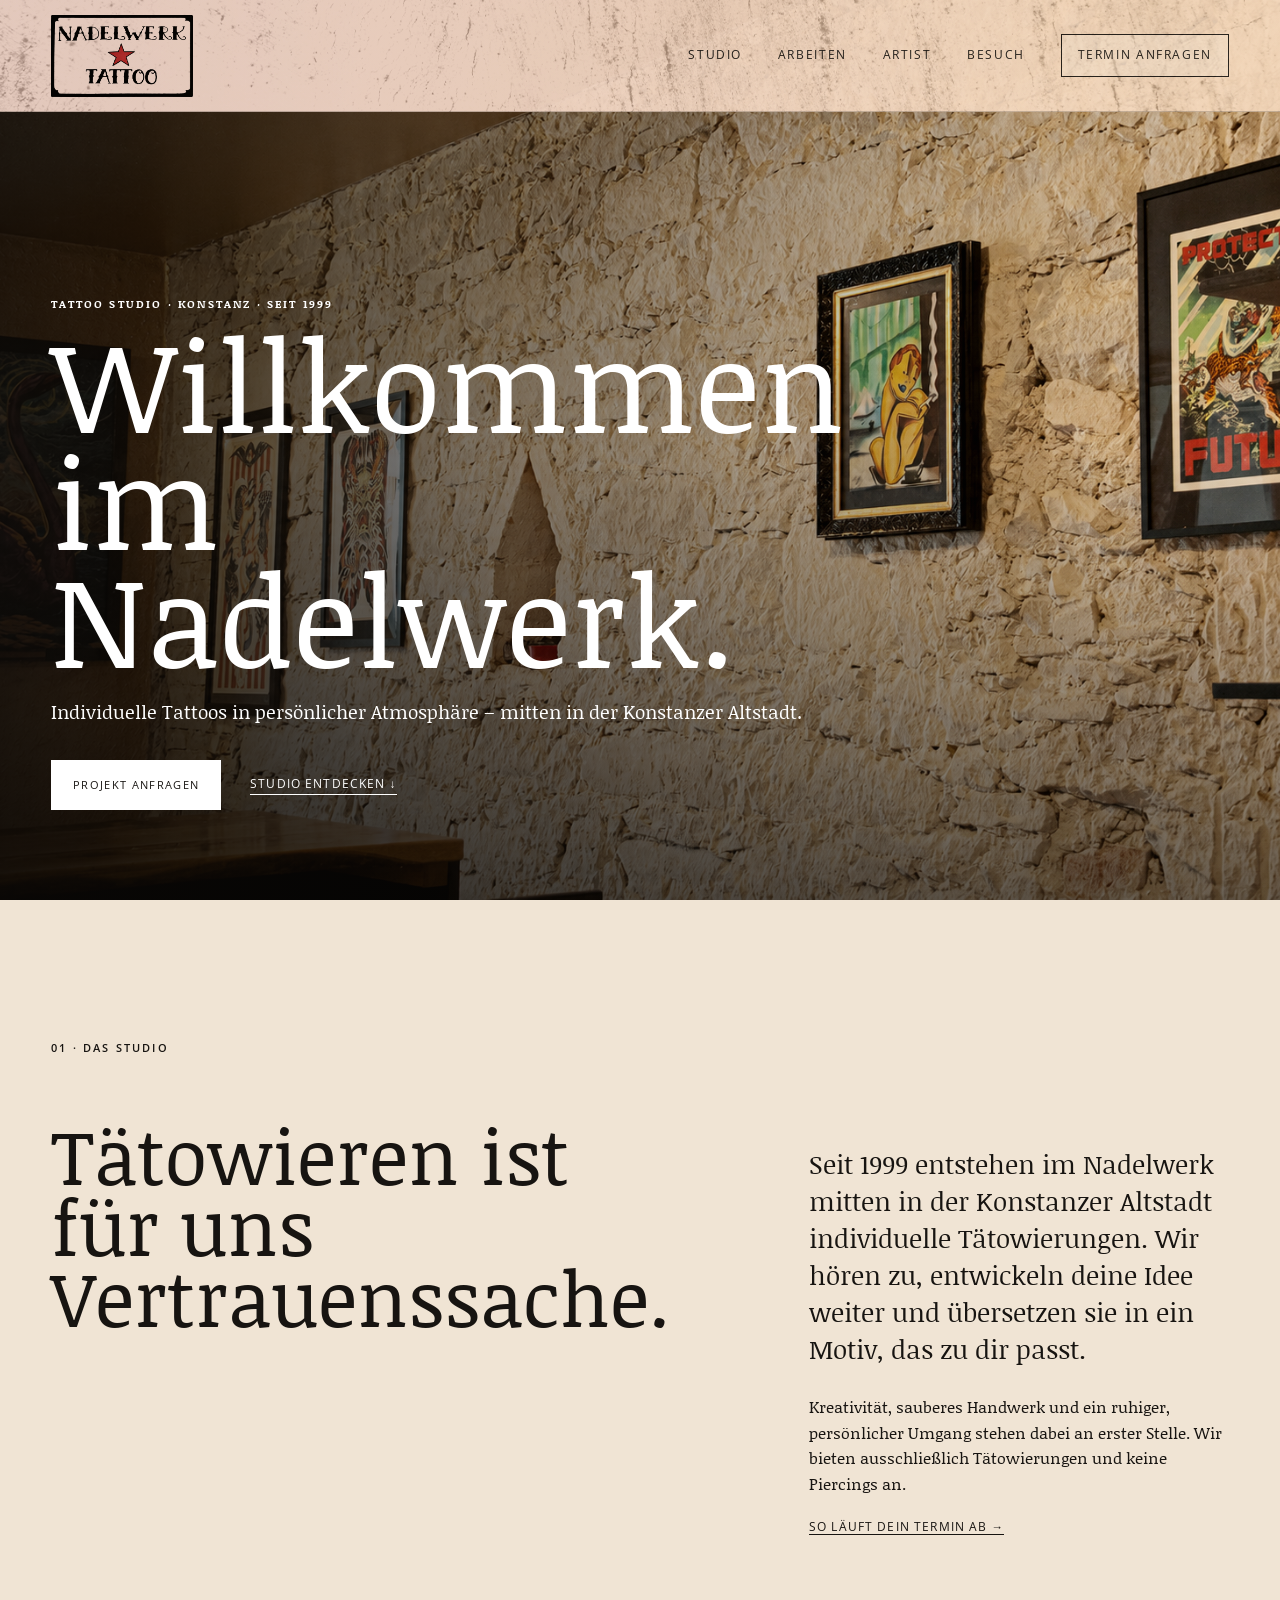
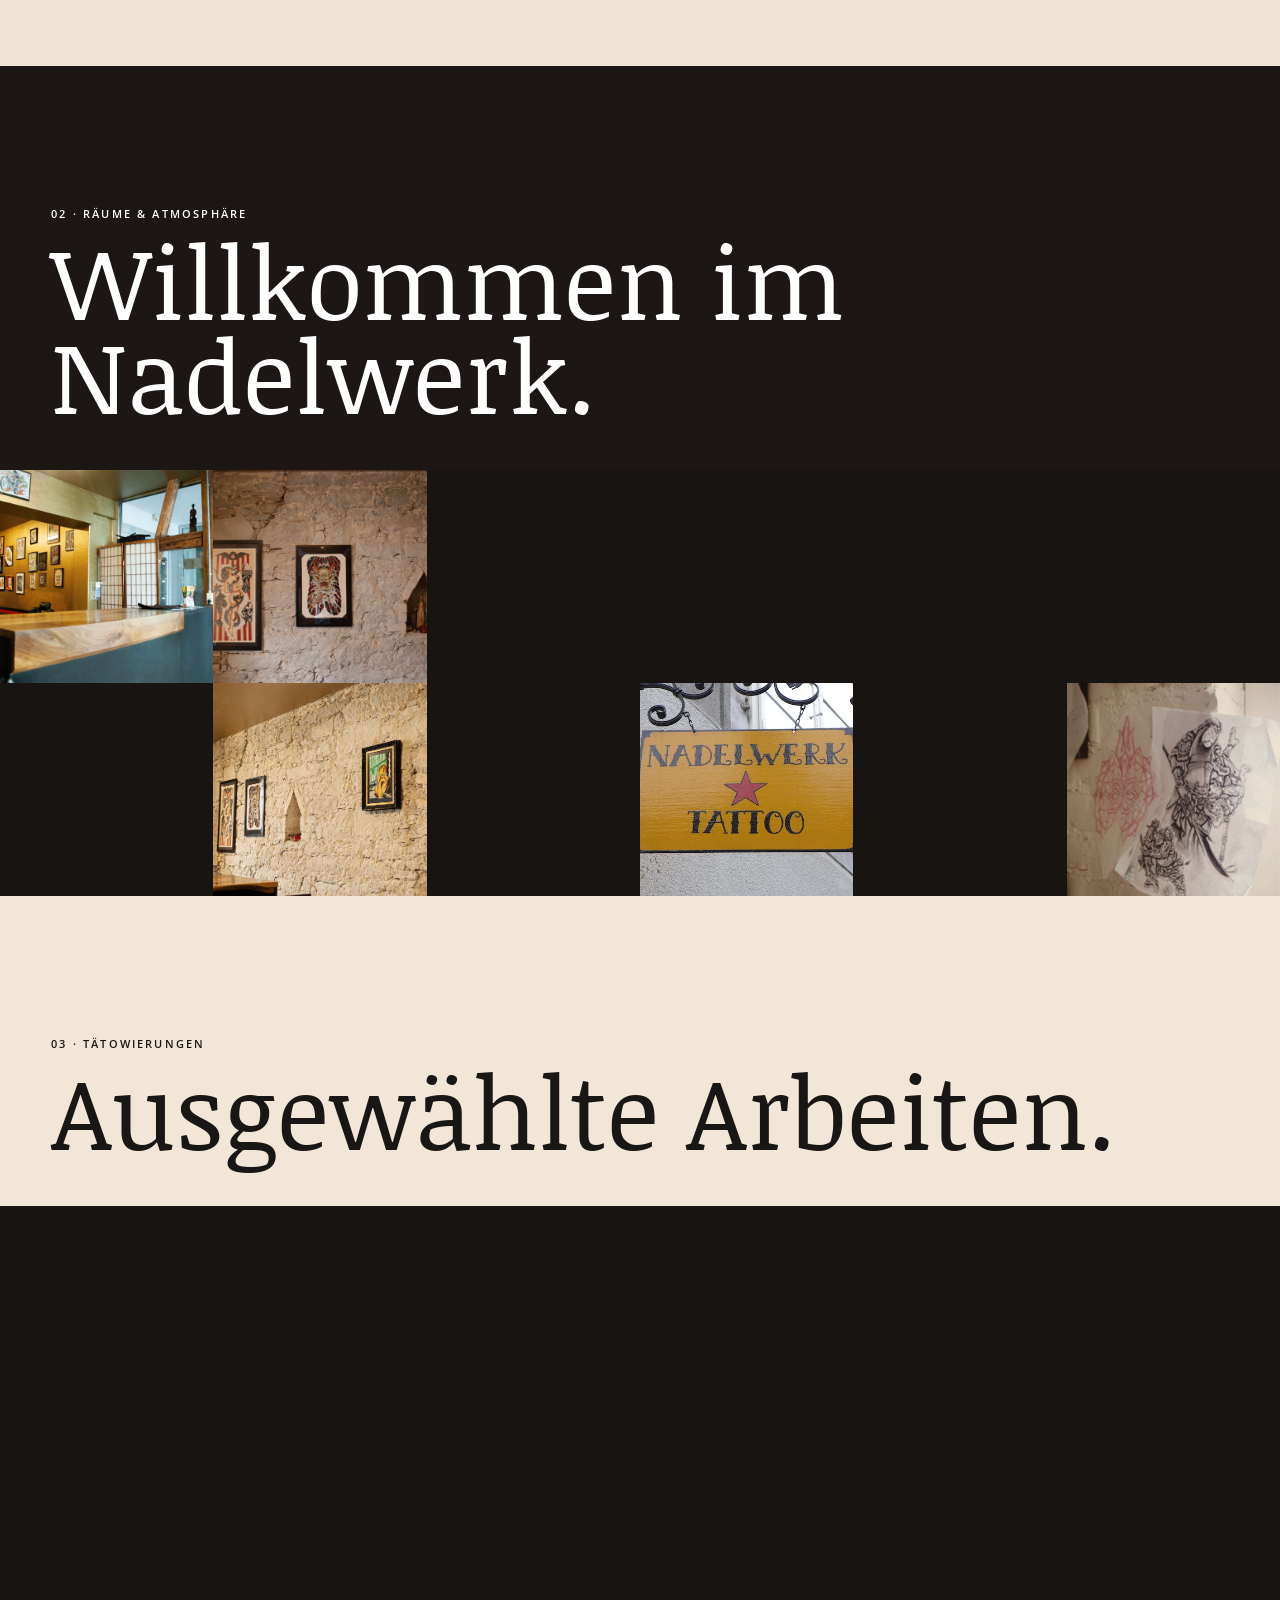
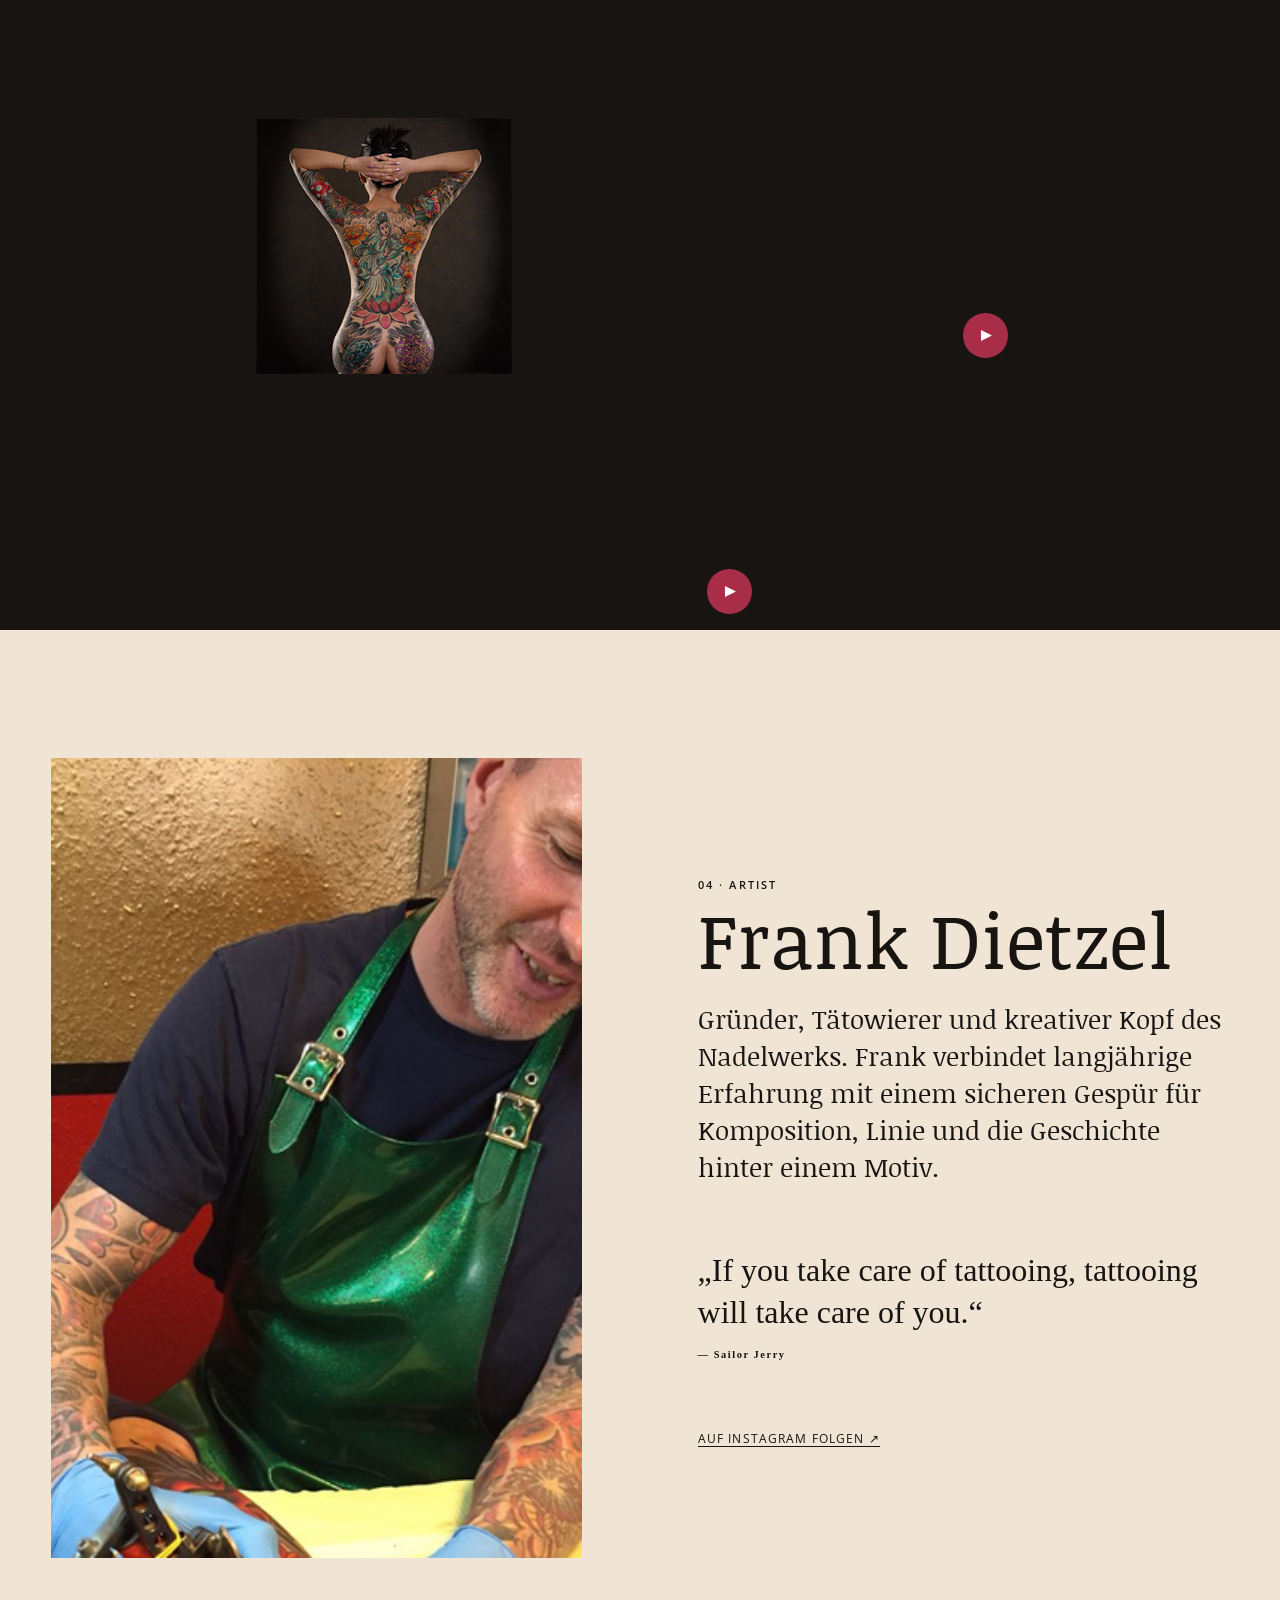
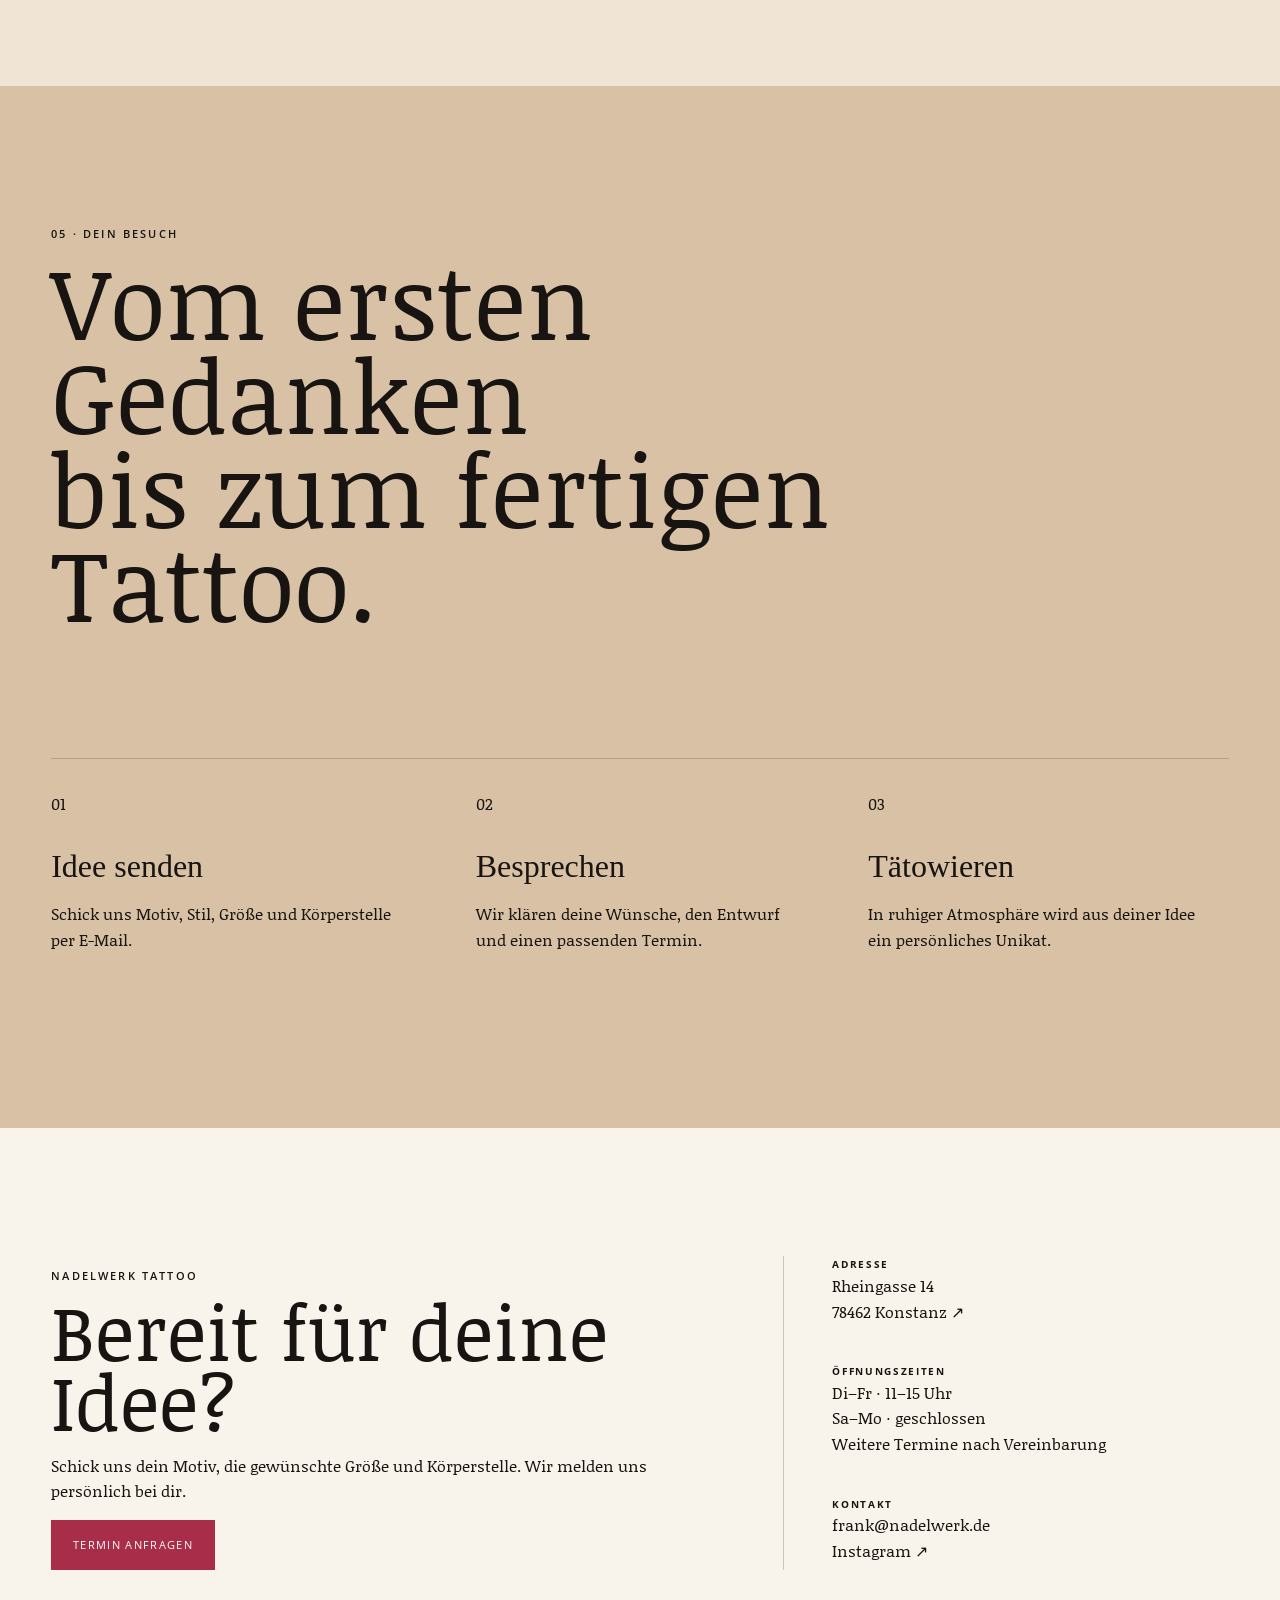
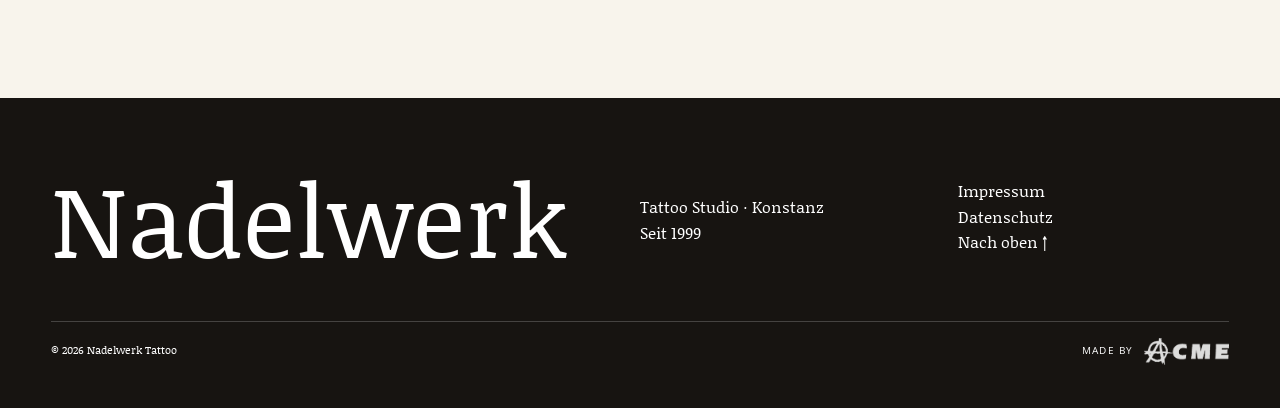
<file: redesign/index.html>
<!doctype html>
<html lang="de">

<head>
  <meta charset="utf-8">
  <meta name="viewport" content="width=device-width, initial-scale=1">
  <title>Nadelwerk Tattoo Konstanz | Tattoostudio seit 1999</title>
  <meta name="description"
    content="Nadelwerk Tattoo in der Konstanzer Altstadt: individuelle Tattoo-Entwürfe, persönliche Beratung und präzises Handwerk von Frank Dietzel – seit 1999.">
  <meta name="robots" content="index, follow, max-image-preview:large">
  <meta name="author" content="Nadelwerk Tattoo">
  <meta name="theme-color" content="#191715">
  <link rel="canonical" href="https://nadelwerk.de/">
  <link rel="alternate" hreflang="de" href="https://nadelwerk.de/">
  <link rel="icon" href="Icons/favicon.ico" sizes="any">
  <link rel="icon" type="image/png" sizes="32x32" href="Icons/favicon-32x32.png">
  <link rel="apple-touch-icon" href="Icons/apple-touch-icon.png">
  <link rel="manifest" href="Icons/site.webmanifest">
  <meta property="og:type" content="website">
  <meta property="og:locale" content="de_DE">
  <meta property="og:site_name" content="Nadelwerk Tattoo">
  <meta property="og:title" content="Nadelwerk Tattoo Konstanz | Seit 1999">
  <meta property="og:description"
    content="Individuelle Tätowierungen und persönliche Beratung im Herzen der Konstanzer Altstadt.">
  <meta property="og:url" content="https://nadelwerk.de/">
  <meta property="og:image" content="https://nadelwerk.de/images/about-gallery/9.jpg">
  <meta property="og:image:alt" content="Historische Steinwand mit Tattoo-Kunst im Nadelwerk Studio">
  <meta name="twitter:card" content="summary_large_image">
  <meta name="twitter:title" content="Nadelwerk Tattoo Konstanz">
  <meta name="twitter:description" content="Individuelle Tätowierungen und persönliche Beratung seit 1999.">
  <meta name="twitter:image" content="https://nadelwerk.de/images/about-gallery/9.jpg">
  <link rel="stylesheet" href="css/site.css">
  <script
    type="application/ld+json">{"@context":"https://schema.org","@type":"TattooParlor","name":"Nadelwerk Tattoo","url":"https://nadelwerk.de/","image":"https://nadelwerk.de/images/about-gallery/1.jpg","foundingDate":"1999","email":"frank@nadelwerk.de","address":{"@type":"PostalAddress","streetAddress":"Rheingasse 14","postalCode":"78462","addressLocality":"Konstanz","addressCountry":"DE"},"sameAs":["https://www.instagram.com/nadelwerk_tattoo/","https://www.facebook.com/NadelwerkTattooKonstanz"],"openingHoursSpecification":[{"@type":"OpeningHoursSpecification","dayOfWeek":["Tuesday","Wednesday","Thursday","Friday"],"opens":"11:00","closes":"15:00"}]}</script>
  <script src="content.js" defer></script>
  <script src="js/site.js" defer></script>
</head>

<body>
  <a class="skip-link" href="#main">Direkt zum Inhalt</a>
  <header class="site-header">
    <a class="brand-logo" href="#top" aria-label="Nadelwerk Tattoo – Startseite"><img src="images/logo(transparent).png"
        alt="Nadelwerk Tattoo" width="240" height="120"></a>
    <button class="menu-button" type="button" aria-expanded="false" aria-controls="navigation"
      data-menu-button><i></i><i></i><i></i><b>Menü</b></button>
    <nav id="navigation" class="navigation" aria-label="Hauptnavigation" data-menu><a href="#studio">Studio</a><a
        href="#arbeiten">Arbeiten</a><a href="#artist">Artist</a><a href="#besuch">Besuch</a><a class="nav-cta"
        data-email-link>Termin anfragen</a></nav>
  </header>
  <main id="main">
    <section class="hero" id="top" aria-labelledby="hero-title"><img class="hero-image"
        alt="Empfang im Nadelwerk Tattoo Studio" fetchpriority="high" data-hero-image>
      <div class="hero-shade"></div>
      <div class="hero-content">
        <p class="eyebrow" data-hero-kicker></p>
        <h1 id="hero-title" data-hero-title></h1>
        <p class="hero-copy" data-hero-copy></p>
        <div class="hero-actions"><a class="button light" data-email-link>Projekt anfragen</a><a class="text-link"
            href="#studio">Studio entdecken ↓</a></div>
      </div>
    </section>
    <section class="intro section" id="studio" aria-labelledby="studio-title" data-reveal>
      <p class="section-label">01 · Das Studio</p>
      <div class="intro-grid">
        <h2 id="studio-title" data-about-title></h2>
        <div>
          <p class="lead" data-about-text></p>
          <p data-about-note></p><a class="text-link" href="#besuch">So läuft dein Termin ab →</a>
        </div>
      </div>
    </section>
    <section class="venue work media-section" aria-labelledby="venue-title">
      <div class="section work-heading" data-reveal>
        <div>
          <p class="section-label">02 · Räume & Atmosphäre</p>
          <h2 id="venue-title">Willkommen im Nadelwerk.</h2>
        </div>
      </div>
      <div class="gallery legacy-grid venue-grid" data-venue-gallery
        aria-label="Bilder und Videos des Tattoo Studios"></div>
    </section>
    <section class="portfolio media-section" id="arbeiten" aria-labelledby="works-title">
      <div class="section work-heading" data-reveal>
        <div>
          <p class="section-label">03 · Tätowierungen</p>
          <h2 id="works-title">Ausgewählte Arbeiten.</h2>
        </div>
      </div>
      <div class="gallery legacy-grid works-gallery" data-works-gallery
        aria-label="Tattoo-Portfolio mit Bildern und Videos"></div>
    </section>
    <section class="artist section" id="artist" aria-labelledby="artist-title" data-reveal>
      <div class="artist-image"><img alt="Frank Dietzel, Tätowierer und Gründer von Nadelwerk" width="800" height="800"
          loading="lazy" data-artist-image></div>
      <div class="artist-copy">
        <p class="section-label">04 · Artist</p>
        <h2 id="artist-title" data-artist-name></h2>
        <p class="lead" data-artist-text></p>
        <blockquote>„If you take care of tattooing, tattooing will take care of you.“<cite>— Sailor Jerry</cite>
        </blockquote><a class="text-link" data-instagram-link target="_blank" rel="noopener noreferrer">Auf Instagram
          folgen ↗</a>
      </div>
    </section>
    <section class="artist artist-alternate section" aria-labelledby="second-artist-title" data-second-artist-section data-reveal>
      <div class="artist-image artist-placeholder"><img alt="" loading="lazy" data-second-artist-image></div>
      <div class="artist-copy">
        <p class="section-label" data-second-artist-label></p>
        <h2 id="second-artist-title" data-second-artist-name></h2>
        <p class="artist-dates" data-second-artist-dates></p>
        <p class="lead" data-second-artist-text></p>
        <a class="text-link" data-second-artist-instagram target="_blank" rel="noopener noreferrer">Auf Instagram folgen ↗</a>
      </div>
    </section>
    <section class="artist guest-artist section" aria-labelledby="guest-artist-title" data-guest-artist-section data-reveal>
      <div class="artist-image artist-placeholder"><img alt="" loading="lazy" data-guest-artist-image></div>
      <div class="artist-copy">
        <p class="section-label" data-guest-artist-label></p>
        <h2 id="guest-artist-title" data-guest-artist-name></h2>
        <p class="artist-dates" data-guest-artist-dates></p>
        <p class="lead" data-guest-artist-text></p>
        <div class="artist-actions"><a class="text-link" data-guest-artist-instagram target="_blank" rel="noopener noreferrer">Auf Instagram folgen ↗</a><a class="button" data-guest-artist-email>Termin anfragen</a></div>
      </div>
    </section>
    <section class="visit" id="besuch" aria-labelledby="visit-title">
      <div class="section visit-heading" data-reveal>
        <p class="section-label">05 · Dein Besuch</p>
        <h2 id="visit-title">Vom ersten Gedanken<br>bis zum fertigen Tattoo.</h2>
      </div>
      <ol class="steps section" data-steps></ol>
      <div class="contact-panel section" data-reveal>
        <div>
          <p class="section-label">Nadelwerk Tattoo</p>
          <h2>Bereit für deine Idee?</h2>
          <p>Schick uns dein Motiv, die gewünschte Größe und Körperstelle. Wir melden uns persönlich bei dir.</p><a
            class="button" data-email-link>Termin anfragen</a>
        </div>
        <div class="visit-details">
          <div>
            <h3>Adresse</h3><a data-map-link target="_blank" rel="noopener noreferrer"><span
                data-address></span><br><span data-city></span> ↗</a>
          </div>
          <div>
            <h3>Öffnungszeiten</h3>
            <ul data-hours></ul>
          </div>
          <div>
            <h3>Kontakt</h3><a data-email-link><span data-email></span></a><br><a data-instagram-link target="_blank"
              rel="noopener noreferrer">Instagram ↗</a>
          </div>
        </div>
      </div>
    </section>
  </main>
  <footer class="footer section">
    <div class="footer-mark">Nadelwerk</div>
    <p>Tattoo Studio · Konstanz<br>Seit 1999</p>
    <div class="footer-links"><button type="button" data-dialog="impressum">Impressum</button><button type="button"
        data-dialog="datenschutz">Datenschutz</button><a href="#top">Nach oben ↑</a></div>
    <p class="copyright"><span>© <span data-year></span> Nadelwerk Tattoo</span><a class="acme-credit" href="https://acme-prototypes.com/" target="_blank" rel="noopener noreferrer"><span>Made by</span><img src="images/ACME (Small).png" alt="ACME Prototypes" width="85" height="27"></a></p>
  </footer>
  <dialog class="legal" aria-label="Rechtliche Informationen" data-legal-dialog><button class="dialog-close"
      type="button" aria-label="Fenster schließen" data-close-dialog>×</button>
    <article data-legal-content></article>
  </dialog>
  <dialog class="lightbox" aria-label="Vergrößerte Medienansicht" data-lightbox><button class="dialog-close"
      type="button" aria-label="Medienansicht schließen" data-close-lightbox>×</button><img alt=""
      data-lightbox-image><video muted loop playsinline controls data-lightbox-video></video></dialog>
  <noscript>
    <p class="noscript">Für Galerie und Navigation muss JavaScript aktiviert sein. Kontakt: <a
        href="mailto:frank@nadelwerk.de">frank@nadelwerk.de</a></p>
  </noscript>
</body>

</html>
</file>
<file: css/style.css>
h4, h5, h6,
h1, h2, h3 {margin-top: 0;}
ul, ol {margin: 0;}
p {margin: 0;}
html, body{
 font-family: 'Noticia Text', serif;
   font-size: 100%;
   background:#fff; 
}
body a{
	transition:0.5s all;
	-webkit-transition:0.5s all;
	-moz-transition:0.5s all;
	-o-transition:0.5s all;
	-ms-transition:0.5s all;
}
button {
	background: none;
    border: none;
    margin-top:5em;
}
.w3-validation {
    display: none !important;
}
.button-one {
	border: none;
	font-family: inherit;
	font-size: inherit;
	color: inherit;
	background-color: #000000;
	cursor: pointer;
	padding: 20px 70px;
	display: inline-block;
	text-transform: uppercase;
	letter-spacing: 1px;
	font-weight: 700;
	outline: none;
	position: relative;
	-webkit-transition: all 0.3s;
	-moz-transition: all 0.3s;
	transition: all 0.3s;
}
.button-type-one {
    color: #ffffff;
    font-size: 40px;
}
.header {
	background: url(../images/banner\ mobile.jpg)no-repeat center top;
	background-size: 100% 100%;
	-webkit-background-size: cover;
	-moz-background-size: cover;
	-o-background-size: cover;
	background-size: cover;
	background-position: center;
	position: relative;
	min-height: 350px;
}
.pic-container {
	display: flex;
	justify-content: space-between;
	align-items: center;
	width: 100%;
	padding: 20px;
}
.header-image {
	width: 354px; /* Adjust as needed */
}
#left{
	width: 154px; /* Adjust as needed */
	position: relative;
    top: -33px;
}
#right{
	width: 154px;
	position: relative;
    top: -33px;
}
#middle{
	width: 354px; /* Adjust as needed */
}
/* Small Devices (Portrait Tablets and Large Phones) */
@media only screen and (max-width: 600px) {
    .header-image {
        width: 100%;
    }
    #left, #right {
		display: none;
    }
    #middle {
        width: 100%;
    }
}

/* Medium Devices (Tablets) */
@media only screen and (min-width: 600px) and (max-width: 768px) {
    .header-image {
        width: 354px;
    }
    #left, #right {
        width: 154px;
        position: relative;
        top: -33px;
		opacity: 0%;
    }
    #middle {
        width: 354px;
    }
}

/* Large Devices (Desktops and Laptops) */
@media only screen and (min-width: 769px) and (max-width: 1200px) {
    .header-image {
        width: 354px;
    }
    #left, #right {
        width: 154px;
        position: relative;
        top: -33px;
		opacity: 0%;
    }
    #middle {
        width: 354px;
    }
}

/* Extra Large Devices (Large Desktops) */
@media only screen and (min-width: 1201px) {
    .header-image {
        width: 354px;
    }
    #left, #right {
        width: 154px;
        position: relative;
        top: -33px;
    }
    #middle {
        width: 354px;
    }
}

/*------start-top-nav------*/
.top-header{
	display:none;
}
/*------start-top-nav------*/
.top-nav {
	position:relative;
	margin-top: 1.5em;
}
.nav { width:100%;}
ul.nav-list { list-style: none; padding: 0px; margin: 50px;text-align: center; scale: 1.5; }
ul.nav-list li { display: inline-block; text-align: left;
}
ul.nav-list li a.logo:hover{
	border-bottom:none; 
}
ul.nav-list li a { 
	        display: block; 
	        margin:0px 15px; 
	        text-decoration: none; 
			text-transform: uppercase;
	        color:#000;
	        font-size:14px;
	        -webkit-transition: all 0.5s ease;
			-moz-transition: all 0.5s ease;
			-o-transition: all 0.5s ease;
			transition: all 0.5s ease; }
ul.nav-list li a:hover { color:#333333; border-bottom: 3px solid #000000; padding-bottom: 3px;}
.logo a:hover{
    border: none !important;
	padding-bottom: 0px !important;
}
.anchor-link { 
	display: none; 
	text-align: center;
	margin-top:20px;
    margin-right: 10px;
    float: right; 
  }
#mobile-nav { display:none; }
/***--- About Section ---***/
#about-section{
    display: block;
	overflow: hidden;
}
#about{
    display: block;
	overflow: hidden;
}
.about_left {
	background-image: url(../images/about-us-background.jpg);
	-webkit-background-size: cover;
	-moz-background-size: cover;
	-o-background-size: cover;
	background-size: cover;
	background-position: center;
	background-repeat: no-repeat;
	text-align: center;
	height: 525px;
	display: block;
	overflow: hidden;
}
.about_btn {
  margin-top: 210px;
  position: relative;
  z-index: 1;
}
.button-box:hover:after {
	width: 100%;
	opacity: 1;
}
.button-box {
    background-color: transparent;
    border: 10px solid #000000;
    overflow: hidden;
    color: #000000;
}
.button-box:after {
	width: 0;
	height: 103%;
	top: 50%;
	left: 50%;
	background:#000000;
	opacity: 0;
	-webkit-transform: translateX(-50%) translateY(-50%);
	-moz-transform: translateX(-50%) translateY(-50%);
	-ms-transform: translateX(-50%) translateY(-50%);
	transform: translateX(-50%) translateY(-50%);
}
.button-one:after {
	content: '';
	position: absolute;
	z-index: -1;
	-webkit-transition: all 0.3s;
	-moz-transition: all 0.3s;
	transition: all 0.3s;
}
.button-box:hover, .button-box:active {
	color:#fff;
	text-decoration:none;
}
.about_right {
    background-color: #f2efe5;
    display: block;
    height: 525px;
    overflow: hidden;
    text-align: center;
}
.about_text {
    display: block;
    margin: 0 auto;
    overflow: hidden;
    width: 80%;
}
.about_text img {
    margin: 90px auto 0;
}
.about_text img:hover{
	transform: rotateY(360deg);
	-webkit-transform: rotateY(360deg);
	-moz-transform: rotateY(360deg);
	-o-transform: rotateY(360deg);
	-webkit-transition: 0.8s;
	-moz-transition: 0.8s;
	-o-transition: 0.8s;
	transition: 0.8s;
}
.about_text h3 {
  color: #000000;
  font-size: 16px;
  line-height: 20px;
  padding: 35px 0 20px;
}
.about_right p {
  color: #000000;
  font-size: 14px;
  line-height: 20px;
  text-align: left;
}
/*----------------- Gallery One --------------------*/
#gallery-one-image-section{
    display: block;
	overflow: hidden;
}
.gallery-one-image {
    width: 100%;
    height: 100%;
}
.popup-links-button{

}
.popup-links-button li {
    margin-right: 12px;
}
.popup-links-button button {
    margin-top: 5px;
}
/*	Zooming
/*-----------------------------------------------------------------------------------*/
.zooming {
    margin-top: 75px;
}
/*	Strip
/*-----------------------------------------------------------------------------------*/
.b-link-stripe{
	position:relative;
	display:inline-block;
	vertical-align:top;
	font-weight: 300;
	overflow:hidden;
	width: 100%;
}
.b-link-stripe .b-wrapper{
	position:absolute;
	width:100%;
	height:100%;
	top:0;
	left:0;
	text-align:center;
	color:#ffffff;
	overflow:hidden;
}
.b-link-stripe .b-line{
	position:absolute;
	top:0;
	bottom:0;
	width:20%;
	background:rgba(231, 229, 208, 0.68);
	transition:all 0.5s linear;
	-moz-transition:all 0.5s linear;
	-ms-transition:all 0.5s linear;
	-o-transition:all 0.5s linear;
	-webkit-transition:all 0.5s linear;
	opacity:0;
	visibility:hidden; /* lt-ie9 */
}
/* lt-ie9 */
.b-link-stripe:hover .b-line{
	visibility:visible;
}
.b-link-stripe .b-line1{
	left:0;
}
.b-link-stripe .b-line2{
	left:20%;
	transition-delay:0.1s !important;
	-moz-transition-delay:0.1s !important;
	-ms-transition-delay:0.1s !important;
	-o-transition-delay:0.1s !important;
	-webkit-transition-delay:0.1s !important;
}
.b-link-stripe .b-line3{
	left:40%;
	transition-delay:0.2s !important;
	-moz-transition-delay:0.2s !important;
	-ms-transition-delay:0.2s !important;
	-o-transition-delay:0.2s !important;
	-webkit-transition-delay:0.2s !important;
}
.b-link-stripe .b-line4{
	left:60%;
	transition-delay:0.3s !important;
	-moz-transition-delay:0.3s !important;
	-ms-transition-delay:0.3s !important;
	-o-transition-delay:0.3s !important;
	-webkit-transition-delay:0.3s !important;
}
.b-link-stripe .b-line5{
	left:80%;
	transition-delay:0.4s !important;
	-moz-transition-delay:0.4s !important;
	-ms-transition-delay:0.4s !important;
	-o-transition-delay:0.4s !important;
	-webkit-transition-delay:0.4s !important;
}
.b-link-stripe:hover .b-line{
	opacity:1;
}
/*-----------------------------------------------------------------------------------*/
/*	Animation effects
/*-----------------------------------------------------------------------------------*/
.b-animate-go{
	text-decoration:none;
}
.b-animate{
	transition: all 0.5s;
	-moz-transition: all 0.5s;
	-ms-transition: all 0.5s;
	-o-transition: all 0.5s;
	-webkit-transition: all 0.5s;
	visibility: hidden;
	font-size:1.1em;
	font-weight:700;
}
/* lt-ie9 */
.b-animate-go:hover .b-animate{
	visibility:visible;
}
.b-from-left{
	position:relative;
	left:-100%;
}
.b-animate-go:hover .b-from-left{
	left:0;
}
ul.about_gallery {
	padding: 0;
	list-style: none;
}
ul.about_gallery li {
	width: 16.6666%;
	float: left;
}
ul.popup_links{
	padding:0;
	list-style:none;
	text-align:center;
	margin-top:1em;
}
ul.popup_links li{
	display:inline-block;
	float: none;
}
i.link{
	background: url(../images/icons.png)no-repeat -5px -6px;
	width: 30px;
	height: 30px;
	display: inline-block;
}
i.info{
	background: url(../images/icons.png)no-repeat -50px -6px;
	width: 30px;
	height: 30px;
	display: inline-block;
}
i.like{
	background: url(../images/icons.png)no-repeat -97px -6px;
	width: 30px;
	height: 30px;
	display: inline-block;
}
/*--testmonial--*/
#testimonial-section {
    display: block;
	overflow: hidden;
}
.testimonial {
	background: url(../images/testimonial-background.jpg)no-repeat center top;
	background-size: 100% 100%;
	-webkit-background-size: cover;
	-moz-background-size: cover;
	-o-background-size: cover;
	background-size: cover;
	background-position: center;
	position: relative;
	min-height:400px;
	padding-top:3em;
}
.testimonial span.quotes {
	position: absolute;
	top:7em;
	width: 60px;
	height: 40px;
	background: url(../images/icons.png) no-repeat -148px -6px;
	left:14em;
}
.testimonial span.quotes-down {
	position: absolute;
	top:13em;
	width: 60px;
	height: 40px;
	background: url(../images/icons.png) no-repeat -232px -6px;
	right: 14em;
}
.testimonial p {
    color: #f2efe5;
    font-size: 18px;
    font-style: italic;
    line-height: 22px;
    margin-top: 135px;
    text-align: center;
    text-indent: 20px;
	padding: 0px 42px;
	font-weight: bold;
}
.test_wrap{
	width: 80%;
    margin:0 auto;
}
.testimonial h4 {
    color: #f2efe5;
    float: right;
    font-size: 15px;
    font-style: italic;
    margin-right: 12%;
    margin-top: 6%;
    text-transform: uppercase;
}
/*--team--*/
#team-section {
    display: block;
	overflow: hidden;
}
.team-grid-1 {
    background-image: url("../images/team-background.jpg");
    background-repeat: no-repeat;
    background-size: cover;
	background-position: center;
    min-height: 505px;
    text-align: center;
	display: block;
	overflow: hidden;
}
.team_btn {
    margin-top: 195px;
    position: relative;
    z-index: 1;
}
.team-grid-2{
	background-image: url(../images/team-member-1.png);
	background-size: cover;
	background-position: center;
	background-repeat: no-repeat;
	min-height:505px;
	text-align: center;
}
.team-grid-3{
	background-color: #ccc8b6;
	padding:6em 3em 0;
	text-align: center;
	min-height: 505px;
	display: block;
	overflow: hidden;
}
.team-grid-3 h3 {
    color: #000000;
    font-size: 23px;
    font-weight: bold;
    margin-bottom: 35px;
    text-transform: uppercase;
}
.team-grid-3 p {
    color: #000000;
    font-size: 14px;
    line-height: 20px;
    text-align: left;
}
ul.social{
	padding:0;
	list-style:none;
	margin-top:2em;
	text-align: left;
}
ul.social li {
	display: inline-block;
	margin-right: 15px;
}
ul.social li:first-child {
	margin-left: 0;
}
ul.social li a i {
	width: 35px;
	height: 40px;
	display: block;
	background: url(../images/icons.png)no-repeat;
}
ul.social li a i.fb {
	background-position: -6px -56px;
}
ul.social li a i.fb:hover{
	background-position: -6px -106px;
}
ul.social li a i.tw {
	background-position: -59px -56px;
}
ul.social li a i.tw:hover{
	background-position: -60px -108px;
}
ul.social li a i.tumb {
	background-position: -123px -54px;
}
ul.social li a i.tumb:hover{
	background-position: -125px -108px;
}
ul.social li a i.linked {
	background-position: -189px -53px;
}
ul.social li a i.linked:hover{
	background-position:-188px -109px;
}
ul.social li a i.pinterest {
	background-position:-252px -56px;
}
ul.social li a i.pinterest:hover{
	background-position:-253px -110px;
}
ul.social li a i.google {
	background-position:-14px -167px;
}
ul.social li a i.google:hover{
	background-position:-14px -215px;
}
.team-grid-4{
	background-image: url(../images/mr_x.gif);
	background-size: contain;
	background-position: center;
	background-repeat: no-repeat;
	min-height:505px;
	text-align: center;
}
.arrow-icon1 {
	height: 30px;
	width: 28px;
	display: block;
	background: url(../images/arrow.png);
	background-position: 0px -3px;
	background-repeat: no-repeat;
	position: absolute;
	right: 0px;
	z-index: 999;
	top:25%;
}
.arrow-icon1-r {
	left: -27px;
}
.team-grid-5{
	background: #ccc8b6;
	padding:6em 3em 0;
	text-align: center;
	min-height: 505px;
	position:relative;
}
.team-grid-5 h3{
    color: #000000;
    font-size: 23px;
    font-weight: bold;
    margin-bottom: 35px;
    text-transform: uppercase;
}
.team-grid-5 p{
    color: #000000;
    font-size: 14px;
    line-height: 20px;
    text-align: left;
}
/***--- Newsletter ---***/
.newsletter_grid{
	background:#f2efe5;
	padding:8em 6em 0;
	min-height:505px;
}
.newsletter_grid h3 {
	color: #000;
	font-size: 1.1em;
	text-transform: uppercase;
}
.newsletter-div {
    display: block;
	overflow: hidden;
	width: 100%;
}
.newsletter {
    display: block;
    overflow: hidden;
}
.newsletter p{
    text-align:center;
}
.newsletter input[type="text"] {
	background-color: #ffffff;
	transition: border-color 0.3s;
	-o-transition: border-color 0.3s;
	-ms-transition: border-color 0.3s;
	-moz-transition: border-color 0.3s;
	-webkit-transition: border-color 0.3s;
	-webkit-appearance: none;
	border:1px solid #000;
	outline: none;
	font-size: 13px;
	padding: 12px;
	color:#9a977a;
	width:100%;
	text-transform: uppercase;
	display: block;
	overflow: hidden;
}
.newsletter input[type="submit"] {
	background: #9a977a;
	text-transform: uppercase;
	border: none;
	padding: 12px;
	cursor: pointer;
	color: #FFF;
	outline: none;
	font-size: 15px;
	text-align: center;
	margin-top: 15px;
	-webkit-transition: all 0.3s;
	-moz-transition: all 0.3s;
	-o-transition: all 0.3s;
	transition: all 0.3s;
	width: 100%;
}
.newsletter input[type="submit"]:hover{
	background:#333333;
}
.newsletter_grid p{
	color: #333;
	font-size:0.85em;
	text-transform: uppercase;
	line-height:1.5em;
	margin-bottom:3em;
}
/*--twitter--*/
#twitter-section {
    display: block;
	overflow: hidden;
}
.twitter-div{
	background: url(../images/twitter-background.jpg)no-repeat center top;
	background-size: 100% 100%;
	-webkit-background-size: cover;
	-moz-background-size: cover;
	-o-background-size: cover;
	background-size: cover;
	background-position: center;
	min-height:350px;
	padding-top:7em;
	text-align:center;
}
i.tw_icon{
	width: 45px;
	height: 40px;
	display: inline-block;
	background: url(../images/icons.png)no-repeat -89px -162px;
}
.twitter-div p {
    color: #f2efe5;
    font-size: 18px;
    font-style: italic;
    line-height: 25px;
    margin-top: 25px;
    padding: 0 40px;
}
/*--gallery--*/
#gallery-two-image-section{
    display: block;
	overflow: hidden;
}
.gallery-title {
    background-color: #afac9c;
    display: block;
    float: left;
    min-height: 270px;
    overflow: hidden;
    text-align: center;
    width: 40%;
}
.gallery_btn {
	position: relative;
	z-index: 1;
	margin-top: 75px;
}
.gallery-two-row-one {
    padding: 0;
    display: block;
    overflow: hidden;
    width: 60%;
	min-height: 270px;
}
.gallery-two-row-two{
    padding: 0;
    display: block;
    overflow: hidden;
    width: 100%;
	min-height: 270px;
}
.gallery-two-row-three{
    padding: 0;
    display: block;
    overflow: hidden;
    width: 100%;
	min-height: 270px;
}
.gallery-two-row-four{
    padding: 0;
    display: block;
    overflow: hidden;
    width: 100%;
	min-height: 270px;
}
.gallery-two-image {
    width: 100%;
	height: 100%;
	display: block;
	overflow: hidden;	
}
ul.gallery-grid-box {
	padding: 0;
	list-style: none;
}
ul.gallery-grid-one li {
	width: 33.33%;
	float: left;
	height: 270px;
}
ul.gallery-grid-two li {
	width: 20%;
	float: left;
	height: 270px;
}
ul.gallery-grid-three li {
	width: 20%;
	float: left;
	height: 270px;
}
ul.gallery-grid-four li {
	width: 20%;
	float: left;
	height: 270px;
}
ul.popup_links.g_links {
	margin-left: 5em;
}
.gallery-two-popup-links {
    display: block
}
.gallery-two-popup-links li {
    margin-left: 25px;
}
.gallery-two-popup-links li button {
    margin-top: 10px;
}
.gallery-grid-one .popup_links li {
    margin-left: 0;
}
.mobile-display-on{display:none;}
.mobile-display-off{display: block;}
/*--contact--*/
.contact{
	background:#e7e5d0;
	padding:8em 0;
}
.contact-form {
    width: 90%;
    margin: 0 auto;
}
.contact-form input[type="text"] {
	display: block;
	width: 100%;
	padding: 20px;
	border: 2px solid #000;
	outline: none;
	margin-bottom:4em;
	font-size:0.95em;
	color: #BDBDBD;
	background-color: #ffffff;
	text-transform: uppercase;
}
.contact-form textarea {
	display: block;
	width: 100%;
	padding: 15px;
	border:2px solid #000;
	outline: none;
	font-size:0.95em;
	color: #BDBDBD;
	height: 200px;
	resize: none;
	background-color: #ffffff;
	text-transform: uppercase;
}
.contact-form input[type="submit"] {
	background: #9a977a;
	text-transform: uppercase;
	border: none;
	padding:1.5em 1em;
	position: absolute;
	cursor: pointer;
	color: #FFF;
	outline: none;
	font-size: 1em;
	width:70%;
	text-align: center;
	margin-top: 1.5em;
	font-weight:normal;
	-webkit-transition: all 0.3s;
	-moz-transition: all 0.3s;
	-o-transition: all 0.3s;
	transition: all 0.3s;
}
.contact-form input[type="submit"]:hover{
	background: #333333;
}
.contact-left{
	text-align:center;
}
.contact-left h4 {
    color: #000;
    font-size: 16px;
    line-height: 22px;
    margin: 75px 0;
    padding: 0 60px;
}
.contact_btn{
	position: relative;
	z-index: 1;
}
ul.contact-list-one {
	float: left;
	width: 60%;
	padding: 0;
	list-style: none;
	text-align:left;
}
ul.contact-list-one h5, ul.contact-list-two h5{
	color:#000;
	font-size:1em;
	text-transform:uppercase;
	font-weight:bold;
}
ul.contact-list-one li, ul.contact-list-two li{
	color:#000;
	font-size:0.95em;
	line-height: 1.8em;
	text-transform:uppercase;
}
.contact-list-one li a {
    color: #000000;
    font-weight: bold;
    text-transform: lowercase;
}
.contact-list-one li a:hover{
    color: #333333;
}
ul.contact-list-two {
	float: left;
	width: 40%;
	padding: 0;
	list-style: none;
	text-align:left;
}
.bold{
    font-weight: bold;
}
ul.contact-social {
    list-style: none;
    margin-top: 70px;
    padding: 0;
    text-align: center;
}
ul.contact-social li {
	display: inline-block;
	margin-right: 30px;
}
ul.contact-social li:first-child {
	margin-left: 0;
}
ul.contact-social li a i {
	width: 35px;
	height: 40px;
	display: block;
	background: url(../images/icons.png)no-repeat;
}
ul.contact-social li a i.fb {
	background-position: -6px -56px;
}
ul.contact-social li a i.fb:hover{
	background-position: -6px -106px;
}
ul.contact-social li a i.tw {
	background-position: -59px -56px;
}
ul.contact-social li a i.tw:hover{
	background-position: -60px -108px;
}
ul.contact-social li a i.tumb {
	background-position: -123px -54px;
}
ul.contact-social li a i.tumb:hover{
	background-position: -125px -108px;
}
ul.contact-social li a i.linked {
	background-position: -189px -53px;
}
ul.contact-social li a i.linked:hover{
	background-position:-188px -109px;
}
ul.contact-social li a i.pinterest {
	background-position:-252px -56px;
}
ul.contact-social li a i.pinterest:hover{
	background-position:-253px -110px;
}
ul.contact-social li a i.google {
	background-position:-14px -167px;
}
ul.contact-social li a i.google:hover{
	background-position:-14px -215px;
}
/***--- Map ---***/
#map-section{
    display: block;
    overflow: hidden;
}
.map-div {
    display: block;
    overflow: hidden;
}
.map-div img{
    width: 100%;
}
/*--footer--*/
#footer-section{
    background-color: #AEAEAE;
}
.footer-nav {
    margin-bottom: 100px;
    margin-top: 100px;
}
.copyright {
    color: #000000;
    font-size: 14px;
    font-weight: bold;
    margin-bottom: 50px;
    text-align: center;
}
.copyright a{
    color: #000000;
	text-decoration: underline;
}
/***--- Go To Top ---***/
#toTop {
	display: none;
	text-decoration: none;
	position: fixed;
	bottom: 10px;
	right: 10px;
	overflow: hidden;
	width: 48px;
	height: 48px;
	border: none;
	text-indent: 100%;
	background: url(../images/move-to-top.png) no-repeat 0px 0px;
}

a {
    color: blue;
    text-decoration: none;
}

a:hover {
    text-decoration: underline;
}

/* Overlay styles */
.overlay {
    display: none; /* Hidden by default */
    position: fixed;
    top: 0;
    left: 0;
    width: 100%;
    height: 100%;
    background-color: rgba(0, 0, 0, 0.5);
    justify-content: center;
    align-items: center;
}

.overlay-content {
    background-color: white;
    padding: 20px;
    border-radius: 5px;
    text-align: center;
	overflow: auto;
	width: 80%;
    height: 80%;
}

#close-overlay {
    margin-top: 20px;
    padding: 10px 20px;
    background-color: #333;
    color: white;
    border: none;
    cursor: pointer;
}

#close-overlay:hover {
    background-color: #555;
}

.acme-link {
    display: inline-block;
    text-decoration: none;
}

/* CSS for the logo image */
.acme-logo {
    width: 100px; /* Adjust the width as needed */
    height: auto; /* Maintain aspect ratio */
    border: none; /* Remove default border */
}
</file>
<file: css/prettyPhoto.css>
/* ------------------------------------------------------------------------
	This you can edit.
------------------------------------------------------------------------- */

	/* ----------------------------------
		Default Theme
	----------------------------------- */

	div.pp_default .pp_top,
	div.pp_default .pp_top .pp_middle,
	div.pp_default .pp_top .pp_left,
	div.pp_default .pp_top .pp_right,
	div.pp_default .pp_bottom,
	div.pp_default .pp_bottom .pp_left,
	div.pp_default .pp_bottom .pp_middle,
	div.pp_default .pp_bottom .pp_right { height: 13px; }
	
	div.pp_default .pp_top .pp_left { background: url(../images/prettyPhoto/default/sprite.png) -78px -93px no-repeat; } /* Top left corner */
	div.pp_default .pp_top .pp_middle { background: url(../images/prettyPhoto/default/sprite_x.png) top left repeat-x; } /* Top pattern/color */
	div.pp_default .pp_top .pp_right { background: url(../images/prettyPhoto/default/sprite.png) -112px -93px no-repeat; } /* Top right corner */
	
	div.pp_default .pp_content .ppt { color: #f8f8f8; }
	div.pp_default .pp_content_container .pp_left { background: url(../images/prettyPhoto/default/sprite_y.png) -7px 0 repeat-y; padding-left: 13px; }
	div.pp_default .pp_content_container .pp_right { background: url(../images/prettyPhoto/default/sprite_y.png) top right repeat-y; padding-right: 13px; }
	div.pp_default .pp_content { background-color: #fff; } /* Content background */
	div.pp_default .pp_next:hover { background: url(../images/prettyPhoto/default/sprite_next.png) center right  no-repeat; cursor: pointer; } /* Next button */
	div.pp_default .pp_previous:hover { background: url(../images/prettyPhoto/default/sprite_prev.png) center left no-repeat; cursor: pointer; } /* Previous button */
	div.pp_default .pp_expand { background: url(../images/prettyPhoto/default/sprite.png) 0 -29px no-repeat; cursor: pointer; width: 28px; height: 28px; } /* Expand button */
	div.pp_default .pp_expand:hover { background: url(../images/prettyPhoto/default/sprite.png) 0 -56px no-repeat; cursor: pointer; } /* Expand button hover */
	div.pp_default .pp_contract { background: url(../images/prettyPhoto/default/sprite.png) 0 -84px no-repeat; cursor: pointer; width: 28px; height: 28px; } /* Contract button */
	div.pp_default .pp_contract:hover { background: url(../images/prettyPhoto/default/sprite.png) 0 -113px no-repeat; cursor: pointer; } /* Contract button hover */
	div.pp_default .pp_close { width: 30px; height: 30px; background: url(../images/prettyPhoto/default/sprite.png) 2px 1px no-repeat; cursor: pointer; } /* Close button */
	div.pp_default #pp_full_res .pp_inline { color: #000; } 
	div.pp_default .pp_gallery ul li a { background: url(../images/prettyPhoto/default/default_thumb.png) center center #f8f8f8; border:1px solid #aaa; }
	div.pp_default .pp_gallery ul li a:hover,
	div.pp_default .pp_gallery ul li.selected a { border-color: #fff; }
	div.pp_default .pp_social { margin-top: 7px; }

	div.pp_default .pp_gallery a.pp_arrow_previous,
	div.pp_default .pp_gallery a.pp_arrow_next { position: static; left: auto; }
	div.pp_default .pp_nav .pp_play,
	div.pp_default .pp_nav .pp_pause { background: url(../images/prettyPhoto/default/sprite.png) -51px 1px no-repeat; height:30px; width:30px; }
	div.pp_default .pp_nav .pp_pause { background-position: -51px -29px; }
	div.pp_default .pp_details { position: relative; }
	div.pp_default a.pp_arrow_previous,
	div.pp_default a.pp_arrow_next { background: url(../images/prettyPhoto/default/sprite.png) -31px -3px no-repeat; height: 20px; margin: 4px 0 0 0; width: 20px; }
	div.pp_default a.pp_arrow_next { left: 52px; background-position: -82px -3px; } /* The next arrow in the bottom nav */
	div.pp_default .pp_content_container .pp_details { margin-top: 5px; }
	div.pp_default .pp_nav { clear: none; height: 30px; width: 110px; position: relative; }
	div.pp_default .pp_nav .currentTextHolder{ font-family: Georgia; font-style: italic; color:#999; font-size: 11px; left: 75px; line-height: 25px; margin: 0; padding: 0 0 0 10px; position: absolute; top: 2px; }
	
	div.pp_default .pp_close:hover, div.pp_default .pp_nav .pp_play:hover, div.pp_default .pp_nav .pp_pause:hover, div.pp_default .pp_arrow_next:hover, div.pp_default .pp_arrow_previous:hover { opacity:0.7; }

	div.pp_default .pp_description{ font-size: 11px; font-weight: bold; line-height: 14px; margin: 5px 50px 5px 0; }

	div.pp_default .pp_bottom .pp_left { background: url(../images/prettyPhoto/default/sprite.png) -78px -127px no-repeat; } /* Bottom left corner */
	div.pp_default .pp_bottom .pp_middle { background: url(../images/prettyPhoto/default/sprite_x.png) bottom left repeat-x; } /* Bottom pattern/color */
	div.pp_default .pp_bottom .pp_right { background: url(../images/prettyPhoto/default/sprite.png) -112px -127px no-repeat; } /* Bottom right corner */

	div.pp_default .pp_loaderIcon { background: url(../images/prettyPhoto/default/loader.gif) center center no-repeat; } /* Loader icon */

	
	/* ----------------------------------
		Light Rounded Theme
	----------------------------------- */


	div.light_rounded .pp_top .pp_left { background: url(../images/prettyPhoto/light_rounded/sprite.png) -88px -53px no-repeat; } /* Top left corner */
	div.light_rounded .pp_top .pp_middle { background: #fff; } /* Top pattern/color */
	div.light_rounded .pp_top .pp_right { background: url(../images/prettyPhoto/light_rounded/sprite.png) -110px -53px no-repeat; } /* Top right corner */
	
	div.light_rounded .pp_content .ppt { color: #000; }
	div.light_rounded .pp_content_container .pp_left,
	div.light_rounded .pp_content_container .pp_right { background: #fff; }
	div.light_rounded .pp_content { background-color: #fff; } /* Content background */
	div.light_rounded .pp_next:hover { background: url(../images/prettyPhoto/light_rounded/btnNext.png) center right  no-repeat; cursor: pointer; } /* Next button */
	div.light_rounded .pp_previous:hover { background: url(../images/prettyPhoto/light_rounded/btnPrevious.png) center left no-repeat; cursor: pointer; } /* Previous button */
	div.light_rounded .pp_expand { background: url(../images/prettyPhoto/light_rounded/sprite.png) -31px -26px no-repeat; cursor: pointer; } /* Expand button */
	div.light_rounded .pp_expand:hover { background: url(../images/prettyPhoto/light_rounded/sprite.png) -31px -47px no-repeat; cursor: pointer; } /* Expand button hover */
	div.light_rounded .pp_contract { background: url(../images/prettyPhoto/light_rounded/sprite.png) 0 -26px no-repeat; cursor: pointer; } /* Contract button */
	div.light_rounded .pp_contract:hover { background: url(../images/prettyPhoto/light_rounded/sprite.png) 0 -47px no-repeat; cursor: pointer; } /* Contract button hover */
	div.light_rounded .pp_close { width: 75px; height: 22px; background: url(../images/prettyPhoto/light_rounded/sprite.png) -1px -1px no-repeat; cursor: pointer; } /* Close button */
	div.light_rounded .pp_details { position: relative; }
	div.light_rounded .pp_description { margin-right: 85px; }
	div.light_rounded #pp_full_res .pp_inline { color: #000; } 
	div.light_rounded .pp_gallery a.pp_arrow_previous,
	div.light_rounded .pp_gallery a.pp_arrow_next { margin-top: 12px !important; }
	div.light_rounded .pp_nav .pp_play { background: url(../images/prettyPhoto/light_rounded/sprite.png) -1px -100px no-repeat; height: 15px; width: 14px; }
	div.light_rounded .pp_nav .pp_pause { background: url(../images/prettyPhoto/light_rounded/sprite.png) -24px -100px no-repeat; height: 15px; width: 14px; }

	div.light_rounded .pp_arrow_previous { background: url(../images/prettyPhoto/light_rounded/sprite.png) 0 -71px no-repeat; } /* The previous arrow in the bottom nav */
		div.light_rounded .pp_arrow_previous.disabled { background-position: 0 -87px; cursor: default; }
	div.light_rounded .pp_arrow_next { background: url(../images/prettyPhoto/light_rounded/sprite.png) -22px -71px no-repeat; } /* The next arrow in the bottom nav */
		div.light_rounded .pp_arrow_next.disabled { background-position: -22px -87px; cursor: default; }

	div.light_rounded .pp_bottom .pp_left { background: url(../images/prettyPhoto/light_rounded/sprite.png) -88px -80px no-repeat; } /* Bottom left corner */
	div.light_rounded .pp_bottom .pp_middle { background: #fff; } /* Bottom pattern/color */
	div.light_rounded .pp_bottom .pp_right { background: url(../images/prettyPhoto/light_rounded/sprite.png) -110px -80px no-repeat; } /* Bottom right corner */

	div.light_rounded .pp_loaderIcon { background: url(../images/prettyPhoto/light_rounded/loader.gif) center center no-repeat; } /* Loader icon */
	
	/* ----------------------------------
		Dark Rounded Theme
	----------------------------------- */
	
	div.dark_rounded .pp_top .pp_left { background: url(../images/prettyPhoto/dark_rounded/sprite.png) -88px -53px no-repeat; } /* Top left corner */
	div.dark_rounded .pp_top .pp_middle { background: url(../images/prettyPhoto/dark_rounded/contentPattern.png) top left repeat; } /* Top pattern/color */
	div.dark_rounded .pp_top .pp_right { background: url(../images/prettyPhoto/dark_rounded/sprite.png) -110px -53px no-repeat; } /* Top right corner */
	
	div.dark_rounded .pp_content_container .pp_left { background: url(../images/prettyPhoto/dark_rounded/contentPattern.png) top left repeat-y; } /* Left Content background */
	div.dark_rounded .pp_content_container .pp_right { background: url(../images/prettyPhoto/dark_rounded/contentPattern.png) top right repeat-y; } /* Right Content background */
	div.dark_rounded .pp_content { background: url(../images/prettyPhoto/dark_rounded/contentPattern.png) top left repeat; } /* Content background */
	div.dark_rounded .pp_next:hover { background: url(../images/prettyPhoto/dark_rounded/btnNext.png) center right  no-repeat; cursor: pointer; } /* Next button */
	div.dark_rounded .pp_previous:hover { background: url(../images/prettyPhoto/dark_rounded/btnPrevious.png) center left no-repeat; cursor: pointer; } /* Previous button */
	div.dark_rounded .pp_expand { background: url(../images/prettyPhoto/dark_rounded/sprite.png) -31px -26px no-repeat; cursor: pointer; } /* Expand button */
	div.dark_rounded .pp_expand:hover { background: url(../images/prettyPhoto/dark_rounded/sprite.png) -31px -47px no-repeat; cursor: pointer; } /* Expand button hover */
	div.dark_rounded .pp_contract { background: url(../images/prettyPhoto/dark_rounded/sprite.png) 0 -26px no-repeat; cursor: pointer; } /* Contract button */
	div.dark_rounded .pp_contract:hover { background: url(../images/prettyPhoto/dark_rounded/sprite.png) 0 -47px no-repeat; cursor: pointer; } /* Contract button hover */
	div.dark_rounded .pp_close { width: 75px; height: 22px; background: url(../images/prettyPhoto/dark_rounded/sprite.png) -1px -1px no-repeat; cursor: pointer; } /* Close button */
	div.dark_rounded .pp_details { position: relative; }
	div.dark_rounded .pp_description { margin-right: 85px; }
	div.dark_rounded .currentTextHolder { color: #c4c4c4; }
	div.dark_rounded .pp_description { color: #fff; }
	div.dark_rounded #pp_full_res .pp_inline { color: #fff; }
	div.dark_rounded .pp_gallery a.pp_arrow_previous,
	div.dark_rounded .pp_gallery a.pp_arrow_next { margin-top: 12px !important; }
	div.dark_rounded .pp_nav .pp_play { background: url(../images/prettyPhoto/dark_rounded/sprite.png) -1px -100px no-repeat; height: 15px; width: 14px; }
	div.dark_rounded .pp_nav .pp_pause { background: url(../images/prettyPhoto/dark_rounded/sprite.png) -24px -100px no-repeat; height: 15px; width: 14px; }

	div.dark_rounded .pp_arrow_previous { background: url(../images/prettyPhoto/dark_rounded/sprite.png) 0 -71px no-repeat; } /* The previous arrow in the bottom nav */
		div.dark_rounded .pp_arrow_previous.disabled { background-position: 0 -87px; cursor: default; }
	div.dark_rounded .pp_arrow_next { background: url(../images/prettyPhoto/dark_rounded/sprite.png) -22px -71px no-repeat; } /* The next arrow in the bottom nav */
		div.dark_rounded .pp_arrow_next.disabled { background-position: -22px -87px; cursor: default; }

	div.dark_rounded .pp_bottom .pp_left { background: url(../images/prettyPhoto/dark_rounded/sprite.png) -88px -80px no-repeat; } /* Bottom left corner */
	div.dark_rounded .pp_bottom .pp_middle { background: url(../images/prettyPhoto/dark_rounded/contentPattern.png) top left repeat; } /* Bottom pattern/color */
	div.dark_rounded .pp_bottom .pp_right { background: url(../images/prettyPhoto/dark_rounded/sprite.png) -110px -80px no-repeat; } /* Bottom right corner */

	div.dark_rounded .pp_loaderIcon { background: url(../images/prettyPhoto/dark_rounded/loader.gif) center center no-repeat; } /* Loader icon */
	
	
	/* ----------------------------------
		Dark Square Theme
	----------------------------------- */
	
	div.dark_square .pp_left ,
	div.dark_square .pp_middle,
	div.dark_square .pp_right,
	div.dark_square .pp_content { background: #000; }
	
	div.dark_square .currentTextHolder { color: #c4c4c4; }
	div.dark_square .pp_description { color: #fff; }
	div.dark_square .pp_loaderIcon { background: url(../images/prettyPhoto/dark_square/loader.gif) center center no-repeat; } /* Loader icon */
	
	div.dark_square .pp_expand { background: url(../images/prettyPhoto/dark_square/sprite.png) -31px -26px no-repeat; cursor: pointer; } /* Expand button */
	div.dark_square .pp_expand:hover { background: url(../images/prettyPhoto/dark_square/sprite.png) -31px -47px no-repeat; cursor: pointer; } /* Expand button hover */
	div.dark_square .pp_contract { background: url(../images/prettyPhoto/dark_square/sprite.png) 0 -26px no-repeat; cursor: pointer; } /* Contract button */
	div.dark_square .pp_contract:hover { background: url(../images/prettyPhoto/dark_square/sprite.png) 0 -47px no-repeat; cursor: pointer; } /* Contract button hover */
	div.dark_square .pp_close { width: 75px; height: 22px; background: url(../images/prettyPhoto/dark_square/sprite.png) -1px -1px no-repeat; cursor: pointer; } /* Close button */
	div.dark_square .pp_details { position: relative; }
	div.dark_square .pp_description { margin: 0 85px 0 0; }
	div.dark_square #pp_full_res .pp_inline { color: #fff; }
	div.dark_square .pp_gallery a.pp_arrow_previous,
	div.dark_square .pp_gallery a.pp_arrow_next { margin-top: 12px !important; }
	div.dark_square .pp_nav { clear: none; }
	div.dark_square .pp_nav .pp_play { background: url(../images/prettyPhoto/dark_square/sprite.png) -1px -100px no-repeat; height: 15px; width: 14px; }
	div.dark_square .pp_nav .pp_pause { background: url(../images/prettyPhoto/dark_square/sprite.png) -24px -100px no-repeat; height: 15px; width: 14px; }
	
	div.dark_square .pp_arrow_previous { background: url(../images/prettyPhoto/dark_square/sprite.png) 0 -71px no-repeat; } /* The previous arrow in the bottom nav */
		div.dark_square .pp_arrow_previous.disabled { background-position: 0 -87px; cursor: default; }
	div.dark_square .pp_arrow_next { background: url(../images/prettyPhoto/dark_square/sprite.png) -22px -71px no-repeat; } /* The next arrow in the bottom nav */
		div.dark_square .pp_arrow_next.disabled { background-position: -22px -87px; cursor: default; }
	
	div.dark_square .pp_next:hover { background: url(../images/prettyPhoto/dark_square/btnNext.png) center right  no-repeat; cursor: pointer; } /* Next button */
	div.dark_square .pp_previous:hover { background: url(../images/prettyPhoto/dark_square/btnPrevious.png) center left no-repeat; cursor: pointer; } /* Previous button */


	/* ----------------------------------
		Light Square Theme
	----------------------------------- */
	
	div.light_square .pp_left ,
	div.light_square .pp_middle,
	div.light_square .pp_right,
	div.light_square .pp_content { background: #fff; }
	
	div.light_square .pp_content .ppt { color: #000; }
	div.light_square .pp_expand { background: url(../images/prettyPhoto/light_square/sprite.png) -31px -26px no-repeat; cursor: pointer; } /* Expand button */
	div.light_square .pp_expand:hover { background: url(../images/prettyPhoto/light_square/sprite.png) -31px -47px no-repeat; cursor: pointer; } /* Expand button hover */
	div.light_square .pp_contract { background: url(../images/prettyPhoto/light_square/sprite.png) 0 -26px no-repeat; cursor: pointer; } /* Contract button */
	div.light_square .pp_contract:hover { background: url(../images/prettyPhoto/light_square/sprite.png) 0 -47px no-repeat; cursor: pointer; } /* Contract button hover */
	div.light_square .pp_close { width: 75px; height: 22px; background: url(../images/prettyPhoto/light_square/sprite.png) -1px -1px no-repeat; cursor: pointer; } /* Close button */
	div.light_square .pp_details { position: relative; }
	div.light_square .pp_description { margin-right: 85px; }
	div.light_square #pp_full_res .pp_inline { color: #000; }
	div.light_square .pp_gallery a.pp_arrow_previous,
	div.light_square .pp_gallery a.pp_arrow_next { margin-top: 12px !important; }
	div.light_square .pp_nav .pp_play { background: url(../images/prettyPhoto/light_square/sprite.png) -1px -100px no-repeat; height: 15px; width: 14px; }
	div.light_square .pp_nav .pp_pause { background: url(../images/prettyPhoto/light_square/sprite.png) -24px -100px no-repeat; height: 15px; width: 14px; }
	
	div.light_square .pp_arrow_previous { background: url(../images/prettyPhoto/light_square/sprite.png) 0 -71px no-repeat; } /* The previous arrow in the bottom nav */
		div.light_square .pp_arrow_previous.disabled { background-position: 0 -87px; cursor: default; }
	div.light_square .pp_arrow_next { background: url(../images/prettyPhoto/light_square/sprite.png) -22px -71px no-repeat; } /* The next arrow in the bottom nav */
		div.light_square .pp_arrow_next.disabled { background-position: -22px -87px; cursor: default; }
	
	div.light_square .pp_next:hover { background: url(../images/prettyPhoto/light_square/btnNext.png) center right  no-repeat; cursor: pointer; } /* Next button */
	div.light_square .pp_previous:hover { background: url(../images/prettyPhoto/light_square/btnPrevious.png) center left no-repeat; cursor: pointer; } /* Previous button */
	
	div.light_square .pp_loaderIcon { background: url(../images/prettyPhoto/light_rounded/loader.gif) center center no-repeat; } /* Loader icon */


	/* ----------------------------------
		Facebook style Theme
	----------------------------------- */
	
	div.facebook .pp_top .pp_left { background: url(../images/prettyPhoto/facebook/sprite.png) -88px -53px no-repeat; } /* Top left corner */
	div.facebook .pp_top .pp_middle { background: url(../images/prettyPhoto/facebook/contentPatternTop.png) top left repeat-x; } /* Top pattern/color */
	div.facebook .pp_top .pp_right { background: url(../images/prettyPhoto/facebook/sprite.png) -110px -53px no-repeat; } /* Top right corner */
	
	div.facebook .pp_content .ppt { color: #000; }
	div.facebook .pp_content_container .pp_left { background: url(../images/prettyPhoto/facebook/contentPatternLeft.png) top left repeat-y; } /* Content background */
	div.facebook .pp_content_container .pp_right { background: url(../images/prettyPhoto/facebook/contentPatternRight.png) top right repeat-y; } /* Content background */
	div.facebook .pp_content { background: #fff; } /* Content background */
	div.facebook .pp_expand { background: url(../images/prettyPhoto/facebook/sprite.png) -31px -26px no-repeat; cursor: pointer; } /* Expand button */
	div.facebook .pp_expand:hover { background: url(../images/prettyPhoto/facebook/sprite.png) -31px -47px no-repeat; cursor: pointer; } /* Expand button hover */
	div.facebook .pp_contract { background: url(../images/prettyPhoto/facebook/sprite.png) 0 -26px no-repeat; cursor: pointer; } /* Contract button */
	div.facebook .pp_contract:hover { background: url(../images/prettyPhoto/facebook/sprite.png) 0 -47px no-repeat; cursor: pointer; } /* Contract button hover */
	div.facebook .pp_close { width: 22px; height: 22px; background: url(../images/prettyPhoto/facebook/sprite.png) -1px -1px no-repeat; cursor: pointer; } /* Close button */
	div.facebook .pp_details { position: relative; }
	div.facebook .pp_description { margin: 0 37px 0 0; }
	div.facebook #pp_full_res .pp_inline { color: #000; } 
	div.facebook .pp_loaderIcon { background: url(../images/prettyPhoto/facebook/loader.gif) center center no-repeat; } /* Loader icon */
	
	div.facebook .pp_arrow_previous { background: url(../images/prettyPhoto/facebook/sprite.png) 0 -71px no-repeat; height: 22px; margin-top: 0; width: 22px; } /* The previous arrow in the bottom nav */
		div.facebook .pp_arrow_previous.disabled { background-position: 0 -96px; cursor: default; }
	div.facebook .pp_arrow_next { background: url(../images/prettyPhoto/facebook/sprite.png) -32px -71px no-repeat; height: 22px; margin-top: 0; width: 22px; } /* The next arrow in the bottom nav */
		div.facebook .pp_arrow_next.disabled { background-position: -32px -96px; cursor: default; }
	div.facebook .pp_nav { margin-top: 0; }
	div.facebook .pp_nav p { font-size: 15px; padding: 0 3px 0 4px; }
	div.facebook .pp_nav .pp_play { background: url(../images/prettyPhoto/facebook/sprite.png) -1px -123px no-repeat; height: 22px; width: 22px; }
	div.facebook .pp_nav .pp_pause { background: url(../images/prettyPhoto/facebook/sprite.png) -32px -123px no-repeat; height: 22px; width: 22px; }
	
	div.facebook .pp_next:hover { background: url(../images/prettyPhoto/facebook/btnNext.png) center right no-repeat; cursor: pointer; } /* Next button */
	div.facebook .pp_previous:hover { background: url(../images/prettyPhoto/facebook/btnPrevious.png) center left no-repeat; cursor: pointer; } /* Previous button */
	
	div.facebook .pp_bottom .pp_left { background: url(../images/prettyPhoto/facebook/sprite.png) -88px -80px no-repeat; } /* Bottom left corner */
	div.facebook .pp_bottom .pp_middle { background: url(../images/prettyPhoto/facebook/contentPatternBottom.png) top left repeat-x; } /* Bottom pattern/color */
	div.facebook .pp_bottom .pp_right { background: url(../images/prettyPhoto/facebook/sprite.png) -110px -80px no-repeat; } /* Bottom right corner */


/* ------------------------------------------------------------------------
	DO NOT CHANGE
------------------------------------------------------------------------- */

	div.pp_pic_holder a:focus { outline:none; }

	div.pp_overlay {
		background: #000;
		display: none;
		left: 0;
		position: absolute;
		top: 0;
		width: 100%;
		z-index: 9500;
	}
	
	div.pp_pic_holder {
		display: none;
		position: absolute;
		width: 100px;
		z-index: 10000;
	}

		
		.pp_top {
			height: 20px;
			position: relative;
		}
			* html .pp_top { padding: 0 20px; }
		
			.pp_top .pp_left {
				height: 20px;
				left: 0;
				position: absolute;
				width: 20px;
			}
			.pp_top .pp_middle {
				height: 20px;
				left: 20px;
				position: absolute;
				right: 20px;
			}
				* html .pp_top .pp_middle {
					left: 0;
					position: static;
				}
			
			.pp_top .pp_right {
				height: 20px;
				left: auto;
				position: absolute;
				right: 0;
				top: 0;
				width: 20px;
			}
		
		.pp_content { height: 40px; min-width: 40px; }
		* html .pp_content { width: 40px; }
		
		.pp_fade { display: none; }
		
		.pp_content_container {
			position: relative;
			text-align: left;
			width: 100%;
		}
		
			.pp_content_container .pp_left { padding-left: 20px; }
			.pp_content_container .pp_right { padding-right: 20px; }
		
			.pp_content_container .pp_details {
				float: left;
				margin: 10px 0 2px 0;
			}
				.pp_description {
					display: none;
					margin: 0;
				}
				
				.pp_social { float: left; margin: 0; }
				.pp_social .facebook { float: left; margin-left: 5px; width: 55px; overflow: hidden; }
				.pp_social .twitter { float: left; }
				
				.pp_nav {
					clear: right;
					float: left;
					margin: 3px 10px 0 0;
				}
				
					.pp_nav p {
						float: left;
						margin: 2px 4px;
						white-space: nowrap;
					}
					
					.pp_nav .pp_play,
					.pp_nav .pp_pause {
						float: left;
						margin-right: 4px;
						text-indent: -10000px;
					}
				
					a.pp_arrow_previous,
					a.pp_arrow_next {
						display: block;
						float: left;
						height: 15px;
						margin-top: 3px;
						overflow: hidden;
						text-indent: -10000px;
						width: 14px;
					}
		
		.pp_hoverContainer {
			position: absolute;
			top: 0;
			width: 100%;
			z-index: 2000;
		}
		
		.pp_gallery {
			display: none;
			left: 50%;
			margin-top: -50px;
			position: absolute;
			z-index: 10000;
		}
		
			.pp_gallery div {
				float: left;
				overflow: hidden;
				position: relative;
			}
			
			.pp_gallery ul {
				float: left;
				height: 35px;
				margin: 0 0 0 5px;
				padding: 0;
				position: relative;
				white-space: nowrap;
			}
			
			.pp_gallery ul a {
				border: 1px #000 solid;
				border: 1px rgba(0,0,0,0.5) solid;
				display: block;
				float: left;
				height: 33px;
				overflow: hidden;
			}
			
			.pp_gallery ul a:hover,
			.pp_gallery li.selected a { border-color: #fff; }
			
			.pp_gallery ul a img { border: 0; }
			
			.pp_gallery li {
				display: block;
				float: left;
				margin: 0 5px 0 0;
				padding: 0;
			}
			
			.pp_gallery li.default a {
				background: url(../images/prettyPhoto/facebook/default_thumbnail.gif) 0 0 no-repeat;
				display: block;
				height: 33px;
				width: 50px;
			}
			
			.pp_gallery li.default a img { display: none; }
			
			.pp_gallery .pp_arrow_previous,
			.pp_gallery .pp_arrow_next {
				margin-top: 7px !important;
			}
		
		a.pp_next {
			background: url(../images/prettyPhoto/light_rounded/btnNext.png) 10000px 10000px no-repeat;
			display: block;
			float: right;
			height: 100%;
			text-indent: -10000px;
			width: 49%;
		}
			
		a.pp_previous {
			background: url(../images/prettyPhoto/light_rounded/btnNext.png) 10000px 10000px no-repeat;
			display: block;
			float: left;
			height: 100%;
			text-indent: -10000px;
			width: 49%;
		}
		
		a.pp_expand,
		a.pp_contract {
			cursor: pointer;
			display: none;
			height: 20px;	
			position: absolute;
			right: 30px;
			text-indent: -10000px;
			top: 10px;
			width: 20px;
			z-index: 20000;
		}
			
		a.pp_close {
			position: absolute; right: 0; top: 0; 
			display: block;
			line-height:22px;
			text-indent: -10000px;
		}
		
		.pp_bottom {
			height: 20px;
			position: relative;
		}
			* html .pp_bottom { padding: 0 20px; }
			
			.pp_bottom .pp_left {
				height: 20px;
				left: 0;
				position: absolute;
				width: 20px;
			}
			.pp_bottom .pp_middle {
				height: 20px;
				left: 20px;
				position: absolute;
				right: 20px;
			}
				* html .pp_bottom .pp_middle {
					left: 0;
					position: static;
				}
				
			.pp_bottom .pp_right {
				height: 20px;
				left: auto;
				position: absolute;
				right: 0;
				top: 0;
				width: 20px;
			}
		
		.pp_loaderIcon {
			display: block;
			height: 24px;
			left: 50%;
			margin: -12px 0 0 -12px;
			position: absolute;
			top: 50%;
			width: 24px;
		}
		
		#pp_full_res {
			line-height: 1 !important;
		}
		
			#pp_full_res .pp_inline {
				text-align: left;
			}
			
				#pp_full_res .pp_inline p { margin: 0 0 15px 0; }
	
		div.ppt {
			color: #fff;
			display: none;
			font-size: 17px;
			margin: 0 0 5px 15px;
			z-index: 9999;
		}
</file>
<file: css/responsive.css>
/* 27in. Monitor 2560px */

@media only screen and (min-width:1921px) and (max-width:2560px) {

.gallery-two-popup-links li {
  margin-left: 9.7%;
}

}

/* 17in. Workstation: 1920px */
@media only screen and (min-width:1679px) and (max-width:1920px) {

.gallery-two-popup-links li {
  margin-left: 9.7%;
}

}


/* MacBook Pro */

@media only screen and (min-width:1368px) and (max-width:1680px) {

.gallery-two-popup-links li {
  margin-left: 9.5%;
}

}

/* iPad Landscape 1024px */

@media only screen and (min-width:1024px) and (max-width:1340px) {

.popup-links-button li {
  float: left;
  margin-right: 10%;
  margin-left: 0;
}
.team-grid-1{
  min-height: 506px;
}
.team-grid-2{
  min-height: 506px;
}
.team-grid-3 {
  background: none repeat scroll 0 0 #ccc8b6;
  min-height: 506px;
  padding: 10% 2% 0;
  position: relative;
  text-align: center;
}
.team-grid-4{
  min-height: 506px;
}
.team-grid-5 {
  background: none repeat scroll 0 0 #ccc8b6;
  min-height: 506px;
  padding: 10% 2% 0;
  position: relative;
  text-align: center;
}
ul.social li {
  display: inline-block;
  margin-right: 3%;
}
.newsletter_grid {
  background: none repeat scroll 0 0 #f2efe5;
  min-height: 506px;
  padding: 12% 2% 0;
}
.testimonial h4 {
  color: #f2efe5;
  float: right;
  font-size: 15px;
  font-style: italic;
  margin-right: 26%;
  margin-top: 8%;
  text-transform: uppercase;
}
.zooming {
  margin-top: 45px;
}
.gallery-title {
  background-color: #afac9c;
  float: left;
  min-height: 201px;
  text-align: center;
  width: 40%;
}
.gallery_btn {
  margin-top: 43px;
}
.gallery-two-row-one {
  min-height: 201px;
}
ul.gallery-grid-one li {
  float: left;
  height: 201px;
  width: 33.33%;
}
.gallery-two-row-two {
  min-height: 201px;
}
ul.gallery-grid-two li {
  float: left;
  height: 201px;
  width: 20%;
}
.gallery-two-row-three {
  min-height: 201px;
}
ul.gallery-grid-three li {
  float: left;
  height: 201px;
  width: 20%;
}
.gallery-two-row-four {
  min-height: 201px;
}
ul.gallery-grid-four li {
  float: left;
  height: 201px;
  width: 20%;
}
.gallery-two-popup-links li {
  margin-left: 16px;
}

}

/* Tablet Layout: 768px. */

@media only screen and (min-width: 768px) and (max-width: 1023px) {

.nav .logo img {
  width: 175px;
}
.mobile-display-on{display:none;}
.mobile-display-off{display: block;}
ul.about_gallery li {
  float: left;
  width: 33.33%;
}
.popup-links-button li {
  margin-right: -3px;
}
.testimonial span.quotes {
  left: 5em;
  top: 7em;
}
.testimonial span.quotes-down {
  right: 5em;
  top: 13em;
}
.testimonial h4 {
  margin-right: 10%;
  margin-top: 10%;
}
.gallery-title {
  float: none;
  min-height: 220px;
  text-align: center;
  width: 100%;
}
.gallery_btn {
  margin-top: 54px;
}
.mobile-display-on {display:block !important;}
.mobile-display-off {display: none !important;}
.gallery-two-row-one {
  float: none;
  min-height: 250px;
  width: 100%;
}
ul.gallery-grid-one li {
  float: left;
  height: 250px;
  width: 33.33%;
}
.gallery-two-row-two {
  min-height: 250px;
}
ul.gallery-grid-two li {
  float: left;
  height: 250px;
  width: 33.33%;
}
.gallery-two-row-three {
  min-height: 250px;
}
ul.gallery-grid-three li {
  float: left;
  height: 250px;
  width: 33.33%;
}
.gallery-two-row-four {
  min-height: 250px;
}
ul.gallery-grid-four li {
  float: left;
  height: 250px;
  width: 33.33%;
}
.gallery-two-popup-links li {
  margin-left: 0px;
}
.footer-nav .logo img {
  width: 175px;
}
ul.contact-social {
  margin-bottom: 40px;
}

}


/* Wide Mobile Layout: 480px. */

@media only screen and (min-width: 480px) and (max-width: 767px) {

.header {
  min-height: 230px;
}
.top-header {
  display: block;
  width: 60%;
  margin-left: 20%;
}
.responsive-logo{}
.responsive-logo img {
  width: 100%;
}
.nav-list .logo{display:none;}
ul.nav-list { display: none; }
#menu-toggle, #mobile-nav {
  display: block;
  position: absolute;
  right: 0;
  top: 0;
}
  ul.open { 
	background-color:#f2efe5;
    display: block;
    list-style: none outside none;
    margin: 0;
    padding: 0;
    position: absolute;
    right:0px;
    top:100px;
    width:100%;
    z-index: 500; 
	}
	ul.open li { display: block; list-style: none; text-align: center; }
	ul.open li a { 
		    display: block; 
		    padding:10px 0px; 
		    border-bottom:1px solid #E9E7D1;
		    text-decoration: none;
		    -webkit-transition: all 0.5s ease;
			-moz-transition: all 0.5s ease;
			-o-transition: all 0.5s ease;
			transition: all 0.5s ease;
			margin:0;
 	}
	ul.open li a:hover { 
       background-color:#9a977a;
       color:#FFF;
  }
.button-type-one {
  font-size: 20px;
}
.about_left {
  height: 250px;
}
.about_btn {
  margin-top: 80px;
}
ul.about_gallery li {
  float: left;
  width: 33.33%;
}
ul.popup_links li {
  display: none;
}
.zooming {
  margin-top: 35%;
}
.testimonial span.quotes {
  left: 10%;
  top: 20%;
}
.testimonial span.quotes-down {
  right: 10%;
  top: 55%;
}
.testimonial h4 {
  margin-right: 20%;
  margin-top: 18%;
}
.testimonial p {
  margin-top: 70px;
}
.team-grid-1 {
  min-height: 250px;
}
.team_btn {
  margin-top: 85px;
}
.team-grid-2 {
  min-height: 400px;
}
.team-grid-3 {
  padding: 6em 1em 0;
}
.team-grid-4 {
  min-height: 400px;
}
.team-grid-5 {
  padding: 6em 1em 0;
}
.newsletter_grid {
  padding: 8em 1em 0;
}
ul.social li {
  margin-right: 30px;
}
.twitter-div {
  padding-top: 60px;
}
.gallery-title {
  min-height: 230px;
  width: 100%;
}
.gallery_btn {
  margin-top: 72px;
}
.gallery-two-row-one {
  width: 100%;
  min-height: 154px;
}
ul.gallery-grid-one li {
  float: left;
  width: 33.33%;
  height: 154px;
}
.gallery-two-row-two {
  width: 100%;
  min-height: 154px;
}
ul.gallery-grid-two li {
  float: left;
  width: 33.33%;
  height: 154px;
}
.gallery-two-row-three {
  width: 100%;
  min-height: 154px;
}

ul.gallery-grid-three li {
  float: left;
  width: 33.33%;
  height: 154px;
}
.gallery-two-row-four {
  width: 100%;
  min-height: 154px;
}
ul.gallery-grid-four li {
  float: left;
  width: 33.33%;
  height: 154px;
}
.mobile-display-on {display:block !important;}
.mobile-display-off {display: none !important;}
ul.contact-list-one {
  float: none;
  padding-left: 10%;
  text-align: left;
  width: 90%;
  margin-bottom: 30px;
}
ul.contact-list-two {
  float: none;
  padding-left: 10%;
  text-align: left;
  width: 100%;
}
.contact-left h4 {
  color: #000;
  font-size: 16px;
  line-height: 22px;
  margin: 50px 0;
  padding: 0 20px;
}
ul.contact-social {
  margin-top: 30px;
  padding: 0;
  text-align: center;
  margin-bottom: 30px;
}
ul.contact-social li {
  display: inline-block;
  margin-right: 10px;
}
.copyright {
  color: #000000;
  font-size: 13px;
  font-weight: bold;
  margin-bottom: 50px;
  padding: 0 15px;
  text-align: center;
}


}


/* Mobile Layout: 320px. */

@media only screen and (min-width: 320px) and (max-width: 479px) {

.header {
  min-height: 200px;
}
.top-header {
  display: block;
  margin-left: 20%;
  width: 60%;
}
.responsive-logo{}
.responsive-logo img {
  width: 100%;
}
.nav-list .logo{display:none;}
ul.nav-list { display: none; }
#menu-toggle, #mobile-nav {
  display: block;
  position: absolute;
  right: 0;
  top: 0;
}
  ul.open { 
	background-color:#f2efe5;
    display: block;
    list-style: none outside none;
    margin: 0;
    padding: 0;
    position: absolute;
    right:0px;
    top:100px;
    width:100%;
    z-index: 500; 
	}
	ul.open li { display: block; list-style: none; text-align: center; }
	ul.open li a { 
		    display: block; 
		    padding:10px 0px; 
		    border-bottom:1px solid #E9E7D1;
		    text-decoration: none;
		    -webkit-transition: all 0.5s ease;
			-moz-transition: all 0.5s ease;
			-o-transition: all 0.5s ease;
			transition: all 0.5s ease;
			margin:0;
 	}
	ul.open li a:hover { 
       background-color:#9a977a;
       color:#FFF;
  }
.button-type-one {
  font-size: 20px;
}
.about_left {
  height: 250px;
}
.about_btn {
  margin-top: 80px;
}
.about_text img {
  margin: 40px auto 0;
}
ul.about_gallery li {
  float: left;
  width: 33.33%;
}
ul.popup_links li {
  display: none;
}
.zooming {
  margin-top: 38%;
}
.testimonial span.quotes {
  left: 5%;
  top: 20%;
}
.testimonial span.quotes-down {
  right: 5%;
  top: 60%;
}
.testimonial p {
  margin-top: 70px;
}
.team-grid-1 {
  min-height: 400px;
}
.team_btn {
  margin-top: 150px;
}
.team-grid-2 {
  min-height: 300px;
}
.team-grid-3 {
  padding: 6em 1em 0;
}
.team-grid-4 {
  min-height: 300px;
}
.team-grid-5 {
  padding: 6em 1em 0;
}
.newsletter_grid {
  padding: 8em 1em 0;
}
ul.social li {
  display: inline-block;
  margin-right: 6px;
}
.twitter-div {
  padding-top: 55px;
}
.gallery-title {
  min-height: 230px;
  width: 100%;
}
.gallery_btn {
  margin-top: 70px;
}
.gallery-two-row-one {
  width: 100%;
  min-height: 101px;
}
ul.gallery-grid-one li {
  float: left;
  width: 33.33%;
  height: 101px;
}
.gallery-two-row-two {
  width: 100%;
  min-height: 101px;
}
ul.gallery-grid-two li {
  float: left;
  width: 33.33%;
  height: 101px;
}
.gallery-two-row-three {
  width: 100%;
  min-height: 101px;
}
ul.gallery-grid-three li {
  float: left;
  width: 33.33%;
  height: 101px;
}
.gallery-two-row-four {
  width: 100%;
  min-height: 101px;
}
ul.gallery-grid-four li {
  float: left;
  width: 33.33%;
  height: 101px;
}
.mobile-display-on {display:block !important;}
.mobile-display-off {display: none !important;}
ul.contact-list-one {
  float: none;
  padding-left: 10%;
  text-align: left;
  width: 90%;
  margin-bottom: 30px;
}
ul.contact-list-two {
  float: none;
  padding-left: 10%;
  text-align: left;
  width: 100%;
}
.contact-left h4 {
  color: #000;
  font-size: 16px;
  line-height: 22px;
  margin: 50px 0;
  padding: 0 20px;
}
ul.contact-social {
  margin-top: 30px;
  padding: 0;
  text-align: center;
  margin-bottom: 30px;
}
ul.contact-social li {
  display: inline-block;
  margin-right: 10px;
}
.copyright {
  color: #000000;
  font-size: 13px;
  font-weight: bold;
  margin-bottom: 50px;
  padding: 0 15px;
  text-align: center;
}

}
</file>
<file: redesign/css/site.css>
@import url("https://fonts.googleapis.com/css2?family=Noticia+Text:wght@400;700&family=Open+Sans:wght@400;600&display=swap");
@import url("heritage.css");
:root {
  --ink: #171411;
  --paper: #eee9df;
  --cream: #f8f4ec;
  --accent: #7e251f;
  --line: #17141133;
  --pad: clamp(1.25rem, 4vw, 4.5rem);
}
* {
  box-sizing: border-box;
}
html {
  scroll-behavior: smooth;
}
body {
  margin: 0;
  background: var(--paper);
  color: var(--ink);
  font:
    16px/1.6 "DM Sans",
    sans-serif;
}
body.menu-open {
  overflow: hidden;
}
img {
  display: block;
  width: 100%;
}
a {
  color: inherit;
  text-decoration: none;
}
button {
  font: inherit;
}
.skip-link {
  position: fixed;
  top: -5rem;
  z-index: 99;
  background: #fff;
  padding: 1rem;
}
.skip-link:focus {
  top: 1rem;
}
.site-header {
  position: absolute;
  z-index: 20;
  width: 100%;
  height: 7rem;
  padding: 1.2rem var(--pad);
  display: flex;
  align-items: center;
  justify-content: space-between;
  color: #fff;
  border-bottom: 1px solid #000000b6;
  opacity: 0.9;
}
.wordmark {
  font:
    clamp(2rem, 4vw, 3.25rem)/0.75 Italiana,
    serif;
}
.wordmark span {
  display: block;
  font: 600 0.56rem "DM Sans";
  letter-spacing: 0.24em;
  text-transform: uppercase;
  margin-top: 0.75rem;
}
.navigation {
  display: flex;
  gap: clamp(1rem, 2.8vw, 3rem);
  align-items: center;
  font-size: 0.72rem;
  text-transform: uppercase;
  letter-spacing: 0.14em;
}
.navigation a:hover {
  opacity: 0.6;
}
.nav-cta {
  border: 1px solid;
  padding: 0.7rem 1rem;
}
.menu-button {
  display: none;
}
.hero {
  position: relative;
  min-height: 100svh;
  color: #fff;
  overflow: hidden;
}
.hero-image {
  position: absolute;
  inset: 0;
  height: 100%;
  object-fit: cover;
}
.hero-shade {
  position: absolute;
  inset: 0;
  background:
    linear-gradient(90deg, #0a0806d9, #0a080644 65%, transparent),
    linear-gradient(0deg, #0008, transparent 50%);
}
.hero-content {
  position: absolute;
  z-index: 2;
  left: var(--pad);
  bottom: clamp(4rem, 10vh, 8rem);
  max-width: 55rem;
}
.eyebrow,
.section-label {
  text-transform: uppercase;
  letter-spacing: 0.2em;
  font-size: 0.68rem;
  font-weight: 600;
}
.hero h1,
h2 {
  font-family: Italiana, serif;
  font-weight: 400;
  line-height: 0.92;
}
.hero h1 {
  font-size: clamp(4rem, 10vw, 9rem);
  margin: 0.25rem 0 1.2rem;
  animation: rise 0.9s both;
}
.hero-copy {
  font-size: clamp(1rem, 1.5vw, 1.25rem);
  animation: rise 0.9s 0.15s both;
}
.hero-actions {
  display: flex;
  align-items: center;
  gap: 1.8rem;
  margin-top: 2rem;
  animation: rise 0.9s 0.3s both;
}
.button {
  display: inline-block;
  background: var(--accent);
  color: #fff;
  padding: 0.95rem 1.3rem;
  text-transform: uppercase;
  letter-spacing: 0.12em;
  font-size: 0.7rem;
  border: 1px solid var(--accent);
}
.button.light {
  background: #fff;
  border-color: #fff;
  color: var(--ink);
}
.text-link {
  border-bottom: 1px solid;
  font-size: 0.72rem;
  text-transform: uppercase;
  letter-spacing: 0.1em;
}
.hero-index {
  position: absolute;
  z-index: 2;
  right: var(--pad);
  bottom: 2rem;
  text-align: right;
  font-size: 0.62rem;
  letter-spacing: 0.16em;
}
.section {
  padding: clamp(5rem, 10vw, 10rem) var(--pad);
}
.intro-grid {
  display: grid;
  grid-template-columns: 1.2fr 0.8fr;
  gap: clamp(3rem, 10vw, 10rem);
  margin-top: 4rem;
}
.intro h2,
.artist h2,
.contact-panel h2 {
  font-size: clamp(3rem, 6vw, 6rem);
  margin: 0;
}
.lead {
  font-size: clamp(1.2rem, 2vw, 1.7rem);
  line-height: 1.45;
}
.work {
  background: var(--ink);
  color: #fff;
}
.work-heading {
  display: flex;
  justify-content: space-between;
  align-items: end;
  padding-bottom: 3rem;
}
.work-heading h2,
.visit-heading h2 {
  font-size: clamp(3.5rem, 8vw, 8rem);
  margin: 0;
}
.gallery {
  display: grid;
  grid-template-columns: repeat(12, 1fr);
  gap: 2px;
}
.gallery button {
  grid-column: span 6;
  padding: 0;
  border: 0;
  background: none;
  overflow: hidden;
  cursor: zoom-in;
}
.gallery button:nth-child(1),
.gallery button:nth-child(4) {
  grid-column: span 7;
}
.gallery button:nth-child(2),
.gallery button:nth-child(3) {
  grid-column: span 5;
}
.gallery img {
  height: clamp(22rem, 48vw, 46rem);
  object-fit: cover;
  filter: saturate(0.75);
  transition: 0.6s;
}
.gallery button:hover img {
  transform: scale(1.025);
  filter: none;
}
.artist {
  display: grid;
  grid-template-columns: 1fr 1fr;
  align-items: center;
  gap: clamp(3rem, 9vw, 9rem);
}
.artist-image {
  background: #d9d0c3;
}
.artist-image img {
  height: min(75vw, 800px);
  object-fit: cover;
  object-position: top;
}
.artist blockquote {
  font: clamp(1.5rem, 2.5vw, 2.5rem)/1.3 Italiana;
  margin: 4rem 0;
}
.artist cite {
  display: block;
  font: 600 0.65rem "DM Sans";
  letter-spacing: 0.15em;
  margin-top: 1rem;
}
.visit {
  background: #d8d0c3;
}
.visit-heading h2 {
  max-width: 14ch;
}
.steps {
  list-style: none;
  margin: 0;
  display: grid;
  grid-template-columns: repeat(3, 1fr);
  padding-top: 0;
}
.steps li {
  border-top: 1px solid var(--line);
  padding: 2rem;
}
.steps li:first-child {
  padding-left: 0;
}
.steps h3 {
  font: 2rem Italiana;
  margin: 2rem 0 0.5rem;
}
.contact-panel {
  background: var(--cream);
  display: grid;
  grid-template-columns: 1.2fr 0.8fr;
  gap: 4rem;
}
.visit-details {
  display: grid;
  gap: 2rem;
  border-left: 1px solid var(--line);
  padding-left: 3rem;
}
.visit-details h3 {
  font-size: 0.65rem;
  text-transform: uppercase;
  letter-spacing: 0.16em;
  margin: 0;
}
.visit-details ul {
  list-style: none;
  padding: 0;
  margin: 0;
}
.footer {
  padding-top: 5rem;
  padding-bottom: 2rem;
  display: grid;
  grid-template-columns: 2fr 1fr 1fr;
  gap: 3rem;
  background: var(--ink);
  color: #fff;
}
.footer-mark {
  font: clamp(3.5rem, 8vw, 8rem)/0.8 Italiana;
}
.footer-links {
  display: flex;
  flex-direction: column;
  align-items: flex-start;
}
.footer-links button {
  border: 0;
  background: none;
  color: inherit;
  padding: 0;
  cursor: pointer;
}
.copyright {
  grid-column: 1/-1;
  border-top: 1px solid #ffffff33;
  padding-top: 1rem;
  font-size: 0.7rem;
}
.legal,
.lightbox {
  width: min(900px, calc(100% - 2rem));
  max-height: 88vh;
  border: 0;
  background: var(--cream);
  padding: clamp(2rem, 5vw, 5rem);
}
dialog::backdrop {
  background: #0c0a08dd;
}
.dialog-close {
  position: absolute;
  right: 1rem;
  top: 0.5rem;
  border: 0;
  background: none;
  font-size: 2rem;
  cursor: pointer;
}
.legal h2 {
  font-size: 3rem;
}
.lightbox {
  padding: 0;
  background: transparent;
  overflow: visible;
}
.lightbox img {
  max-height: 88vh;
  object-fit: contain;
}
.lightbox .dialog-close {
  color: #fff;
  top: -3rem;
}
.reveal {
  opacity: 0;
  transform: translateY(2rem);
  transition: 0.7s;
}
.reveal.visible {
  opacity: 1;
  transform: none;
}
@keyframes rise {
  from {
    opacity: 0;
    transform: translateY(2rem);
  }
}
@media (max-width: 760px) {
  .site-header {
    height: 5.5rem;
  }
  .menu-button {
    display: grid;
    grid-template-columns: 1.4rem auto;
    gap: 0.15rem 0.6rem;
    background: none;
    border: 0;
    color: #fff;
    z-index: 2;
  }
  .menu-button i {
    display: block;
    border-top: 1px solid;
  }
  .menu-button b {
    grid-column: 2;
    grid-row: 1/4;
    font-size: 0.65rem;
  }
  .navigation {
    display: none;
    position: fixed;
    inset: 0;
    background: var(--ink);
    padding: 8rem var(--pad);
    flex-direction: column;
    align-items: flex-start;
    font: 2.4rem Italiana;
    text-transform: none;
    letter-spacing: 0;
  }
  .navigation.open {
    display: flex;
  }
  .nav-cta {
    font: 600 0.7rem "DM Sans";
    text-transform: uppercase;
    letter-spacing: 0.12em;
  }
  .hero h1 {
    font-size: clamp(3.7rem, 19vw, 6rem);
  }
  .hero-index {
    display: none;
  }
  .hero-actions {
    align-items: flex-start;
    flex-direction: column;
  }
  .intro-grid,
  .artist,
  .contact-panel {
    grid-template-columns: 1fr;
  }
  .work-heading {
    display: block;
  }
  .gallery button:nth-child(n) {
    grid-column: span 12;
  }
  .gallery img {
    height: min(125vw, 38rem);
  }
  .artist {
    padding-inline: 0;
  }
  .artist-copy {
    padding: 1rem var(--pad);
  }
  .steps {
    grid-template-columns: 1fr;
  }
  .steps li {
    padding-left: 0;
  }
  .contact-panel {
    gap: 3rem;
  }
  .visit-details {
    border-left: 0;
    border-top: 1px solid var(--line);
    padding: 2rem 0 0;
  }
  .footer {
    grid-template-columns: 1fr;
  }
  .copyright {
    grid-column: auto;
  }
}
@media (prefers-reduced-motion: reduce) {
  html {
    scroll-behavior: auto;
  }
  * {
    animation: none !important;
    transition: none !important;
  }
  .reveal {
    opacity: 1;
    transform: none;
  }
}
</file>
